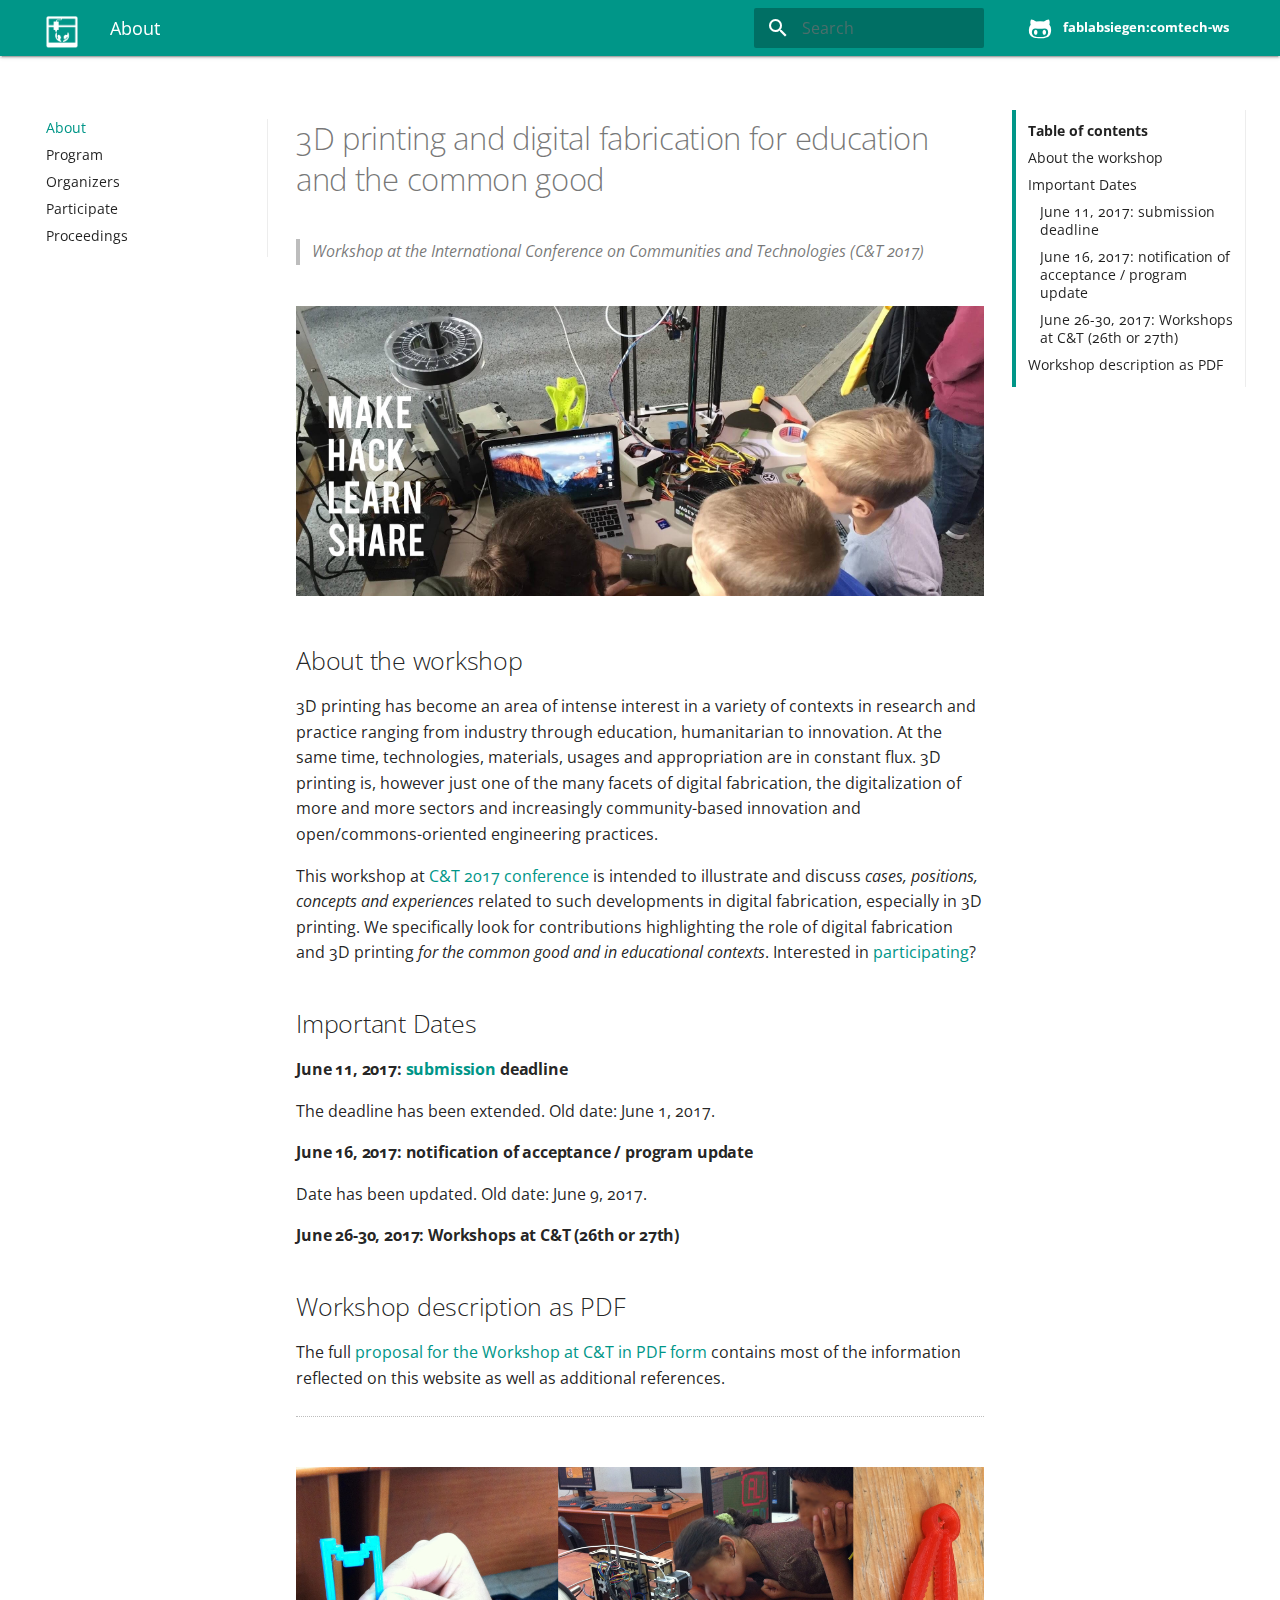
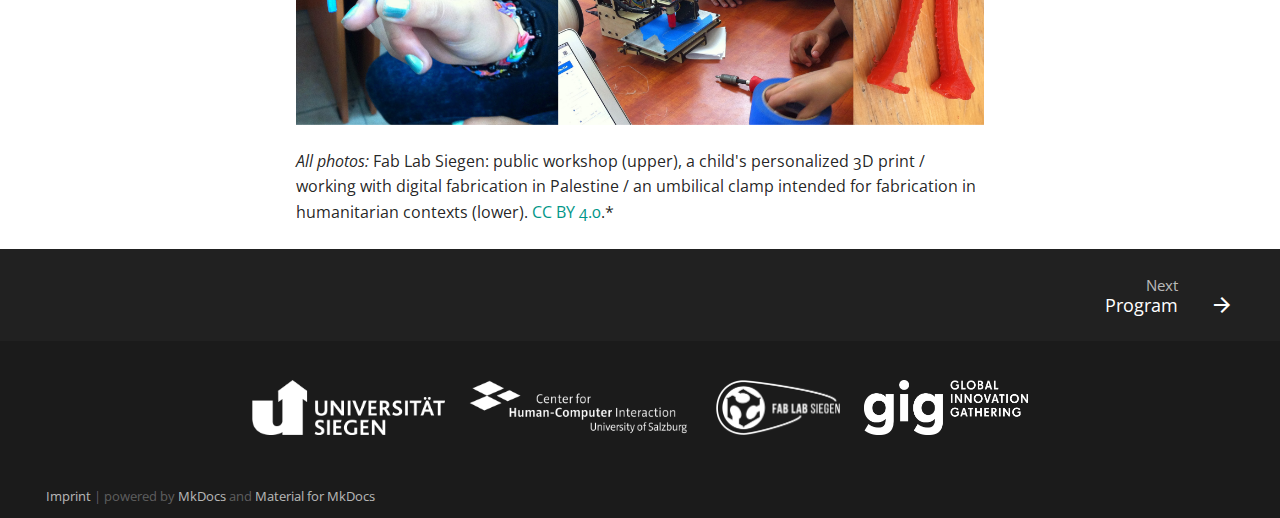
<file: index.html>
<!DOCTYPE html>
<html class="no-js">
  <head>
    
      <meta charset="utf-8">
      <meta name="viewport" content="width=device-width,initial-scale=1">
      
      
      
      
        <link rel="shortcut icon" href="./images/favicon-32x32.png">
      
      <meta name="generator" content="mkdocs-0.16.2, mkdocs-material-1.4.1">
    
    
      
        <title>digital fabrication and the common good workshop</title>
      
    
    
      <script src="./assets/javascripts/modernizr-56ade86843.js"></script>
    
    
      <link rel="stylesheet" href="./assets/stylesheets/application-76741b64bc.css">
      
        <link rel="stylesheet" href="./assets/stylesheets/application-66fa0d9bba.palette.css">
      
    
    
      
        
        
        
        <link rel="stylesheet" href="https://fonts.googleapis.com/css?family=Open Sans:300,400,400i,700|Inconsolata">
        <style>body,input{font-family:"Open Sans","Helvetica Neue",Helvetica,Arial,sans-serif}code,kbd,pre{font-family:"Inconsolata","Courier New",Courier,monospace}</style>
      
      <link rel="stylesheet" href="https://fonts.googleapis.com/icon?family=Material+Icons">
    
    
      <link rel="stylesheet" href="./css/footer.css">
    
    
  </head>
  
  
  
  
    <body data-md-color-primary="teal" data-md-color-accent="orange">
  
    <svg class="md-svg">
      <defs>
        
        
          <svg xmlns="http://www.w3.org/2000/svg" width="416" height="448" viewBox="0 0 416 448" id="github"><path fill="currentColor" d="M160 304q0 10-3.125 20.5t-10.75 19T128 352t-18.125-8.5-10.75-19T96 304t3.125-20.5 10.75-19T128 256t18.125 8.5 10.75 19T160 304zm160 0q0 10-3.125 20.5t-10.75 19T288 352t-18.125-8.5-10.75-19T256 304t3.125-20.5 10.75-19T288 256t18.125 8.5 10.75 19T320 304zm40 0q0-30-17.25-51T296 232q-10.25 0-48.75 5.25Q229.5 240 208 240t-39.25-2.75Q130.75 232 120 232q-29.5 0-46.75 21T56 304q0 22 8 38.375t20.25 25.75 30.5 15 35 7.375 37.25 1.75h42q20.5 0 37.25-1.75t35-7.375 30.5-15 20.25-25.75T360 304zm56-44q0 51.75-15.25 82.75-9.5 19.25-26.375 33.25t-35.25 21.5-42.5 11.875-42.875 5.5T212 416q-19.5 0-35.5-.75t-36.875-3.125-38.125-7.5-34.25-12.875T37 371.5t-21.5-28.75Q0 312 0 260q0-59.25 34-99-6.75-20.5-6.75-42.5 0-29 12.75-54.5 27 0 47.5 9.875t47.25 30.875Q171.5 96 212 96q37 0 70 8 26.25-20.5 46.75-30.25T376 64q12.75 25.5 12.75 54.5 0 21.75-6.75 42 34 40 34 99.5z"/></svg>
        
      </defs>
    </svg>
    <input class="md-toggle" data-md-toggle="drawer" type="checkbox" id="drawer">
    <input class="md-toggle" data-md-toggle="search" type="checkbox" id="search">
    <label class="md-overlay" data-md-component="overlay" for="drawer"></label>
    
      <header class="md-header" data-md-component="header">
  <nav class="md-header-nav md-grid">
    <div class="md-flex">
      <div class="md-flex__cell md-flex__cell--shrink">
        
          <a href="." title="digital fabrication and the common good workshop" class="md-logo md-header-nav__button">
            <img src="./images/logo.png" width="32" height="32">
          </a>
        
      </div>
      <div class="md-flex__cell md-flex__cell--shrink">
        <label class="md-icon md-icon--menu md-header-nav__button" for="drawer"></label>
      </div>
      <div class="md-flex__cell md-flex__cell--stretch">
        <span class="md-flex__ellipsis md-header-nav__title">
          
            
              
            
            About
          
        </span>
      </div>
      <div class="md-flex__cell md-flex__cell--shrink">
        
          <label class="md-icon md-icon--search md-header-nav__button" for="search"></label>
          
<div class="md-search" data-md-component="search">
  <div class="md-search__overlay"></div>
  <div class="md-search__inner">
    <form class="md-search__form" name="search">
      <input type="text" class="md-search__input" name="query" placeholder="Search" accesskey="s" autocapitalize="off" autocorrect="off" autocomplete="off" spellcheck="false" data-md-component="query">
      <label class="md-icon md-search__icon" for="search"></label>
    </form>
    <div class="md-search__output">
      <div class="md-search__scrollwrap" data-md-scrollfix>
        <div class="md-search-result" data-md-component="result">
          <div class="md-search-result__meta" data-md-lang-result-none="No matching documents" data-md-lang-result-one="1 matching document" data-md-lang-result-other="# matching documents">
            Type to start searching
          </div>
          <ol class="md-search-result__list"></ol>
        </div>
      </div>
    </div>
  </div>
</div>
        
      </div>
      <div class="md-flex__cell md-flex__cell--shrink">
        <div class="md-header-nav__source">
          
            


  


  <a href="https://github.com/FabLabSiegen/fab101-2017-comtech-workshop" title="Go to repository" class="md-source" data-md-source="github">
    
      <div class="md-source__icon">
        <svg viewBox="0 0 24 24" width="24" height="24">
          <use xlink:href="#github" width="24" height="24"></use>
        </svg>
      </div>
    
    <div class="md-source__repository">
      fablabsiegen:comtech-ws
    </div>
  </a>

          
        </div>
      </div>
    </div>
  </nav>
</header>
    
    <div class="md-container">
      
      
      <main class="md-main">
        <div class="md-main__inner md-grid" data-md-component="container">
          
            
              <div class="md-sidebar md-sidebar--primary" data-md-component="navigation">
                <div class="md-sidebar__scrollwrap">
                  <div class="md-sidebar__inner">
                    <nav class="md-nav md-nav--primary" data-md-level="0">
  <!--<label class="md-nav__title md-nav__title--site" for="drawer">
    
      <i class="md-logo md-nav__button">
        <img src="./images/logo.png">
      </i>
    
    <!--digital fabrication and the common good workshop -->
	<!--Workshop
  </label>-->
  
    <div class="md-nav__source">
      


  


  <a href="https://github.com/FabLabSiegen/fab101-2017-comtech-workshop" title="Go to repository" class="md-source" data-md-source="github">
    
      <div class="md-source__icon">
        <svg viewBox="0 0 24 24" width="24" height="24">
          <use xlink:href="#github" width="24" height="24"></use>
        </svg>
      </div>
    
    <div class="md-source__repository">
      fablabsiegen:comtech-ws
    </div>
  </a>

    </div>
  
  <ul class="md-nav__list" data-md-scrollfix>
    
		               
			
			
			

  


  <li class="md-nav__item md-nav__item--active">
    
    <input class="md-toggle md-nav__toggle" data-md-toggle="toc" type="checkbox" id="toc">
    
      
    
    
      <label class="md-nav__link md-nav__link--active" for="toc">
        About
      </label>
    
    <a href="." title="About" class="md-nav__link md-nav__link--active">
      About
    </a>
    
      
<nav class="md-nav md-nav--secondary">
  
  
    
  
  
    <label class="md-nav__title" for="toc">Table of contents</label>
    <ul class="md-nav__list" data-md-scrollfix>
      
        <li class="md-nav__item">
  <a href="#about-the-workshop" 
	 title="
			
			About the workshop 
			" 
	 class="md-nav__link">
	 
    
	About the workshop 
	
	
	</a>
  
</li>
      
        <li class="md-nav__item">
  <a href="#important-dates" 
	 title="
			
			Important Dates 
			" 
	 class="md-nav__link">
	 
    
	Important Dates 
	
	
	</a>
  
    <nav class="md-nav">
      <ul class="md-nav__list">
        
          <li class="md-nav__item">
  <a href="#june-11-2017-submission-deadline" 
	 title="
			
			June 11, 2017: submission deadline 
			" 
	 class="md-nav__link">
	 
    
	June 11, 2017: submission deadline 
	
	
	</a>
  
</li>
        
          <li class="md-nav__item">
  <a href="#june-16-2017-notification-of-acceptance-program-update" 
	 title="
			
			June 16, 2017: notification of acceptance / program update 
			" 
	 class="md-nav__link">
	 
    
	June 16, 2017: notification of acceptance / program update 
	
	
	</a>
  
</li>
        
          <li class="md-nav__item">
  <a href="#june-26-30-2017-workshops-at-ct-26th-or-27th" 
	 title="
			
			June 26-30, 2017: Workshops at C&amp;T (26th or 27th) 
			" 
	 class="md-nav__link">
	 
    
	June 26-30, 2017: Workshops at C&amp;T (26th or 27th) 
	
	
	</a>
  
</li>
        
      </ul>
    </nav>
  
</li>
      
        <li class="md-nav__item">
  <a href="#workshop-description-as-pdf" 
	 title="
			
			Workshop description as PDF 
			" 
	 class="md-nav__link">
	 
    
	Workshop description as PDF 
	
	
	</a>
  
</li>
      
      
      
    </ul>
  
</nav>
    
  </li>

		
	
		               
			
			
			


  <li class="md-nav__item">
    <a href="program/" title="Program" class="md-nav__link">
      Program
    </a>
  </li>

		
	
		               
			
			
			


  <li class="md-nav__item">
    <a href="organizers/" title="Organizers" class="md-nav__link">
      Organizers
    </a>
  </li>

		
	
		               
			
			
			


  <li class="md-nav__item">
    <a href="participate/" title="Participate" class="md-nav__link">
      Participate
    </a>
  </li>

		
	
		               
			
			
			


  <li class="md-nav__item">
    <a href="proceedings/" title="Proceedings" class="md-nav__link">
      Proceedings
    </a>
  </li>

		
	
		
	
  </ul>
</nav>
                  </div>
                </div>
              </div>
            
            
              <div class="md-sidebar md-sidebar--secondary" data-md-component="toc">
                <div class="md-sidebar__scrollwrap">
                  <div class="md-sidebar__inner">
                    
<nav class="md-nav md-nav--secondary">
  
  
    
  
  
    <label class="md-nav__title" for="toc">Table of contents</label>
    <ul class="md-nav__list" data-md-scrollfix>
      
        <li class="md-nav__item">
  <a href="#about-the-workshop" 
	 title="
			
			About the workshop 
			" 
	 class="md-nav__link">
	 
    
	About the workshop 
	
	
	</a>
  
</li>
      
        <li class="md-nav__item">
  <a href="#important-dates" 
	 title="
			
			Important Dates 
			" 
	 class="md-nav__link">
	 
    
	Important Dates 
	
	
	</a>
  
    <nav class="md-nav">
      <ul class="md-nav__list">
        
          <li class="md-nav__item">
  <a href="#june-11-2017-submission-deadline" 
	 title="
			
			June 11, 2017: submission deadline 
			" 
	 class="md-nav__link">
	 
    
	June 11, 2017: submission deadline 
	
	
	</a>
  
</li>
        
          <li class="md-nav__item">
  <a href="#june-16-2017-notification-of-acceptance-program-update" 
	 title="
			
			June 16, 2017: notification of acceptance / program update 
			" 
	 class="md-nav__link">
	 
    
	June 16, 2017: notification of acceptance / program update 
	
	
	</a>
  
</li>
        
          <li class="md-nav__item">
  <a href="#june-26-30-2017-workshops-at-ct-26th-or-27th" 
	 title="
			
			June 26-30, 2017: Workshops at C&amp;T (26th or 27th) 
			" 
	 class="md-nav__link">
	 
    
	June 26-30, 2017: Workshops at C&amp;T (26th or 27th) 
	
	
	</a>
  
</li>
        
      </ul>
    </nav>
  
</li>
      
        <li class="md-nav__item">
  <a href="#workshop-description-as-pdf" 
	 title="
			
			Workshop description as PDF 
			" 
	 class="md-nav__link">
	 
    
	Workshop description as PDF 
	
	
	</a>
  
</li>
      
      
      
    </ul>
  
</nav>
                  </div>
                </div>
              </div>
            
          
          <div class="md-content">
            <article class="md-content__inner md-typeset">
              
                
                
                <h1 id="3d-printing-and-digital-fabrication-for-education-and-the-common-good">3D printing and digital fabrication for education and the common good<a class="headerlink" href="#3d-printing-and-digital-fabrication-for-education-and-the-common-good" title="Permanent link">&para;</a></h1>
<blockquote>
<p><em>Workshop at the International Conference on Communities and Technologies (C&amp;T 2017)</em></p>
</blockquote>
<p></br>
<img alt="3D printing workshop" src="./images/3dp-1.jpg" /></p>
<h2 id="about-the-workshop">About the workshop<a class="headerlink" href="#about-the-workshop" title="Permanent link">&para;</a></h2>
<p>3D printing has become an area of intense interest in a variety of contexts in research and practice ranging from industry through education, humanitarian to innovation. At the same time, technologies, materials, usages and appropriation are in constant flux. 3D printing is, however just one of the many facets of digital fabrication, the digitalization of more and more sectors and increasingly community-based innovation and open/commons-oriented engineering practices.</p>
<p>This workshop at <a href="http://comtech.community/">C&amp;T 2017 conference</a> is intended to illustrate and discuss <em>cases, positions, concepts and experiences</em> related to such developments in digital fabrication, especially in 3D printing. We specifically look for contributions highlighting the role of digital fabrication and 3D printing <em>for the common good and in educational contexts</em>. Interested in <a href="./participate">participating</a>?</p>
<h2 id="important-dates">Important Dates<a class="headerlink" href="#important-dates" title="Permanent link">&para;</a></h2>
<h4 id="june-11-2017-submission-deadline">June 11, 2017: <a href="./participate">submission</a> deadline<a class="headerlink" href="#june-11-2017-submission-deadline" title="Permanent link">&para;</a></h4>
<p>The deadline has been extended. Old date: June 1, 2017.</p>
<h4 id="june-16-2017-notification-of-acceptance-program-update">June 16, 2017: notification of acceptance / program update<a class="headerlink" href="#june-16-2017-notification-of-acceptance-program-update" title="Permanent link">&para;</a></h4>
<p>Date has been updated. Old date: June 9, 2017.</p>
<h4 id="june-26-30-2017-workshops-at-ct-26th-or-27th">June 26-30, 2017: Workshops at C&amp;T (26th or 27th)<a class="headerlink" href="#june-26-30-2017-workshops-at-ct-26th-or-27th" title="Permanent link">&para;</a></h4>
<h2 id="workshop-description-as-pdf">Workshop description as PDF<a class="headerlink" href="#workshop-description-as-pdf" title="Permanent link">&para;</a></h2>
<p>The full <a href="./images/2017_ws3dp_ct_proposal.pdf">proposal for the Workshop at C&amp;T in PDF form</a> contains most of the information reflected on this website as well as additional references.</p>
<hr />
<p></br>
<img alt="3D printing workshop" src="./images/3dp-examples.jpg" /></p>
<p><em>All photos:</em> Fab Lab Siegen: public workshop (upper), a child's personalized 3D print / working with digital fabrication in Palestine / an umbilical clamp intended for fabrication in humanitarian contexts (lower). <a href="https://creativecommons.org/licenses/by/4.0/">CC BY 4.0</a>.*</p>
                
                  
                
              
              
                
              
            </article>
          </div>
        </div>
      </main>
      
        
<footer class="md-footer">
  
    <div class="md-footer-nav">
      <nav class="md-footer-nav__inner md-grid">
        
        
          <a href="program/" title="Program" class="md-flex md-footer-nav__link md-footer-nav__link--next" rel="next">
            <div class="md-flex__cell md-flex__cell--stretch md-footer-nav__title">
              <span class="md-flex__ellipsis">
                <span class="md-footer-nav__direction">
                  Next
                </span>
                Program
              </span>
            </div>
            <div class="md-flex__cell md-flex__cell--shrink">
              <i class="md-icon md-icon--arrow-forward md-footer-nav__button"></i>
            </div>
          </a>
        
      </nav>
    </div>
  
  <div class="md-footer-meta md-typeset">
    <div class="md-footer-meta__inner md-grid">

      <div class="footer-logos">
            <a href="http://www.uni-siegen.de/">
            <img border="0" alt="Universität Siegen" src="./images/usi.png">
          </a>
          <a href="https://hci.sbg.ac.at/">
          <img border="0" alt="Center for HCI at University of Salzburg" src="./images/hci-salzburg.png">
        </a>
          <a href="http://fablab-siegen.de/">
            <img border="0" alt="FabLab Siegen" src="./images/fablab_logo.png">
          </a>
          <a href="http://globalinnovationgathering.com/">
            <img border="0" alt="Global Innovation Gathering" src="./images/gig.png">
          </a>

        </div>

      <div class="md-footer-copyright">
        
        <a href="./imprint/" title="Imprint">
                  Imprint</a>  |  powered by
        <a href="http://www.mkdocs.org" title="MkDocs">MkDocs</a>
        and
        <a href="http://squidfunk.github.io/mkdocs-material/" title="Material for MkDocs">
          Material for MkDocs</a>
      </div>

      
        
      
    </div>

  </div>
</footer>
      
    </div>
    
      <script src="./assets/javascripts/application-3964c0cb56.js"></script>
      <script>app.initialize({url:{base:"."}})</script>
      
    
    
      
    
  </body>
</html>
</file>
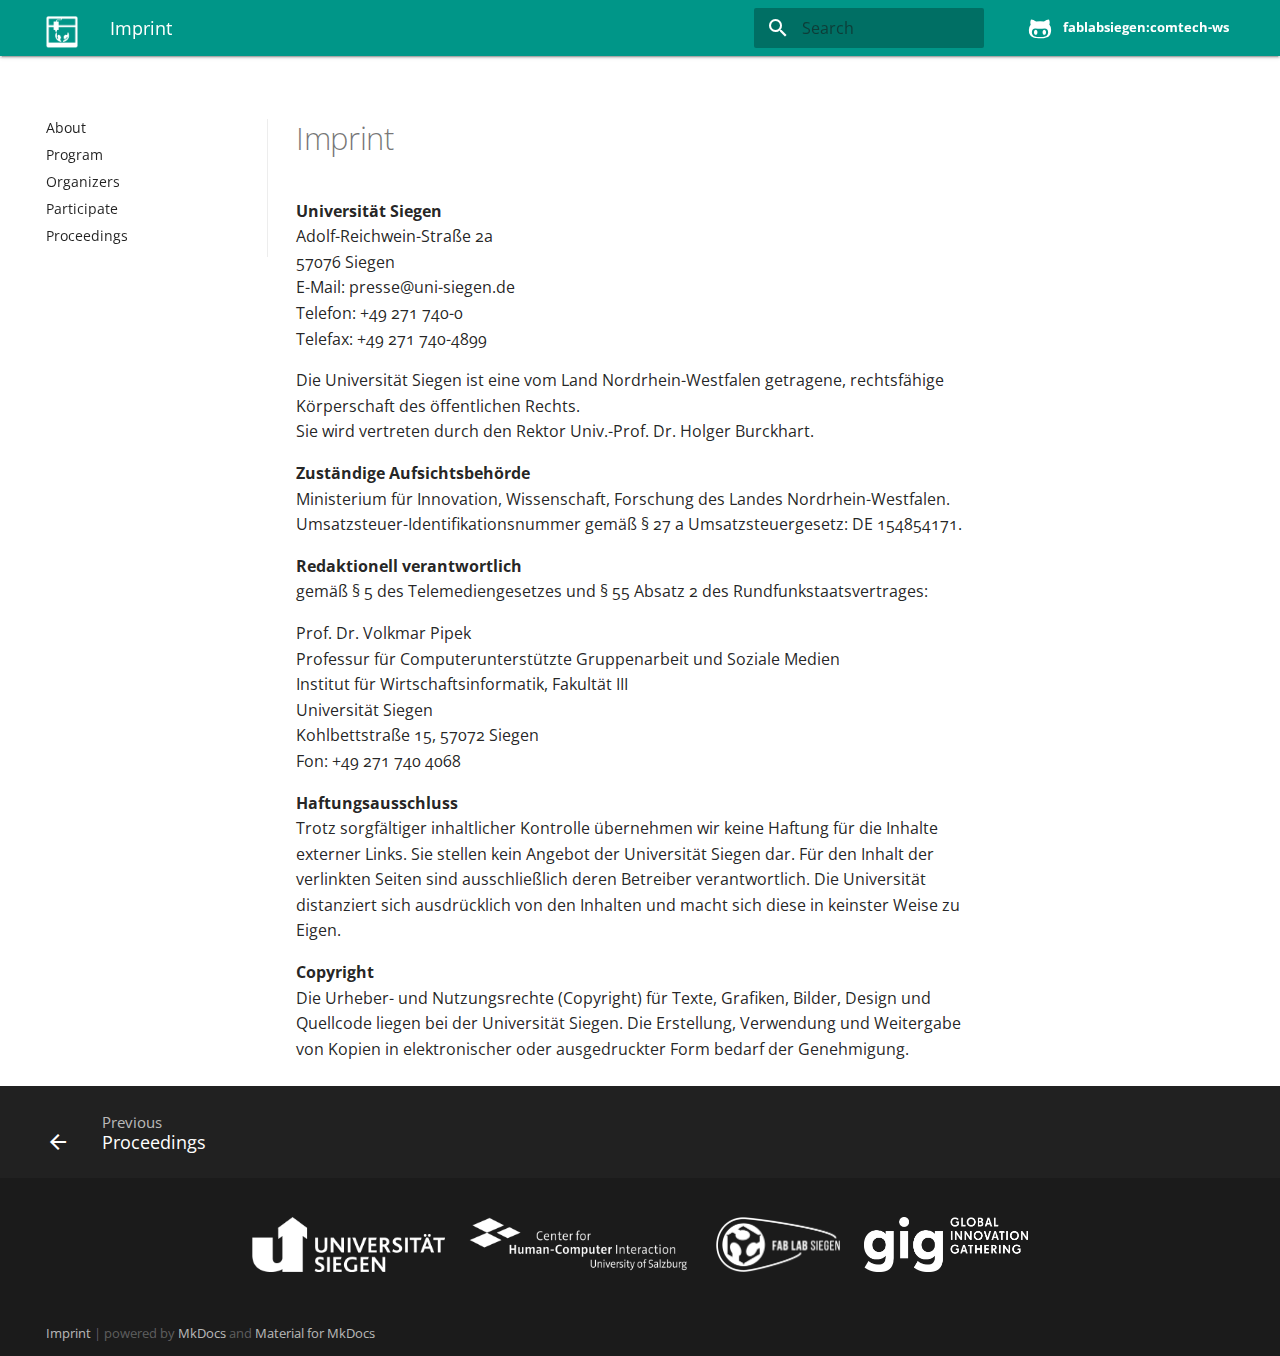
<file: imprint/index.html>
<!DOCTYPE html>
<html class="no-js">
  <head>
    
      <meta charset="utf-8">
      <meta name="viewport" content="width=device-width,initial-scale=1">
      
      
      
      
        <link rel="shortcut icon" href="../images/favicon-32x32.png">
      
      <meta name="generator" content="mkdocs-0.16.2, mkdocs-material-1.4.1">
    
    
      
        <title>Imprint - digital fabrication and the common good workshop</title>
      
    
    
      <script src="../assets/javascripts/modernizr-56ade86843.js"></script>
    
    
      <link rel="stylesheet" href="../assets/stylesheets/application-76741b64bc.css">
      
        <link rel="stylesheet" href="../assets/stylesheets/application-66fa0d9bba.palette.css">
      
    
    
      
        
        
        
        <link rel="stylesheet" href="https://fonts.googleapis.com/css?family=Open Sans:300,400,400i,700|Inconsolata">
        <style>body,input{font-family:"Open Sans","Helvetica Neue",Helvetica,Arial,sans-serif}code,kbd,pre{font-family:"Inconsolata","Courier New",Courier,monospace}</style>
      
      <link rel="stylesheet" href="https://fonts.googleapis.com/icon?family=Material+Icons">
    
    
      <link rel="stylesheet" href="../css/footer.css">
    
    
  </head>
  
  
  
  
    <body data-md-color-primary="teal" data-md-color-accent="orange">
  
    <svg class="md-svg">
      <defs>
        
        
          <svg xmlns="http://www.w3.org/2000/svg" width="416" height="448" viewBox="0 0 416 448" id="github"><path fill="currentColor" d="M160 304q0 10-3.125 20.5t-10.75 19T128 352t-18.125-8.5-10.75-19T96 304t3.125-20.5 10.75-19T128 256t18.125 8.5 10.75 19T160 304zm160 0q0 10-3.125 20.5t-10.75 19T288 352t-18.125-8.5-10.75-19T256 304t3.125-20.5 10.75-19T288 256t18.125 8.5 10.75 19T320 304zm40 0q0-30-17.25-51T296 232q-10.25 0-48.75 5.25Q229.5 240 208 240t-39.25-2.75Q130.75 232 120 232q-29.5 0-46.75 21T56 304q0 22 8 38.375t20.25 25.75 30.5 15 35 7.375 37.25 1.75h42q20.5 0 37.25-1.75t35-7.375 30.5-15 20.25-25.75T360 304zm56-44q0 51.75-15.25 82.75-9.5 19.25-26.375 33.25t-35.25 21.5-42.5 11.875-42.875 5.5T212 416q-19.5 0-35.5-.75t-36.875-3.125-38.125-7.5-34.25-12.875T37 371.5t-21.5-28.75Q0 312 0 260q0-59.25 34-99-6.75-20.5-6.75-42.5 0-29 12.75-54.5 27 0 47.5 9.875t47.25 30.875Q171.5 96 212 96q37 0 70 8 26.25-20.5 46.75-30.25T376 64q12.75 25.5 12.75 54.5 0 21.75-6.75 42 34 40 34 99.5z"/></svg>
        
      </defs>
    </svg>
    <input class="md-toggle" data-md-toggle="drawer" type="checkbox" id="drawer">
    <input class="md-toggle" data-md-toggle="search" type="checkbox" id="search">
    <label class="md-overlay" data-md-component="overlay" for="drawer"></label>
    
      <header class="md-header" data-md-component="header">
  <nav class="md-header-nav md-grid">
    <div class="md-flex">
      <div class="md-flex__cell md-flex__cell--shrink">
        
          <a href=".." title="digital fabrication and the common good workshop" class="md-logo md-header-nav__button">
            <img src="../images/logo.png" width="32" height="32">
          </a>
        
      </div>
      <div class="md-flex__cell md-flex__cell--shrink">
        <label class="md-icon md-icon--menu md-header-nav__button" for="drawer"></label>
      </div>
      <div class="md-flex__cell md-flex__cell--stretch">
        <span class="md-flex__ellipsis md-header-nav__title">
          
            
              
            
            Imprint
          
        </span>
      </div>
      <div class="md-flex__cell md-flex__cell--shrink">
        
          <label class="md-icon md-icon--search md-header-nav__button" for="search"></label>
          
<div class="md-search" data-md-component="search">
  <div class="md-search__overlay"></div>
  <div class="md-search__inner">
    <form class="md-search__form" name="search">
      <input type="text" class="md-search__input" name="query" placeholder="Search" accesskey="s" autocapitalize="off" autocorrect="off" autocomplete="off" spellcheck="false" data-md-component="query">
      <label class="md-icon md-search__icon" for="search"></label>
    </form>
    <div class="md-search__output">
      <div class="md-search__scrollwrap" data-md-scrollfix>
        <div class="md-search-result" data-md-component="result">
          <div class="md-search-result__meta" data-md-lang-result-none="No matching documents" data-md-lang-result-one="1 matching document" data-md-lang-result-other="# matching documents">
            Type to start searching
          </div>
          <ol class="md-search-result__list"></ol>
        </div>
      </div>
    </div>
  </div>
</div>
        
      </div>
      <div class="md-flex__cell md-flex__cell--shrink">
        <div class="md-header-nav__source">
          
            


  


  <a href="https://github.com/FabLabSiegen/fab101-2017-comtech-workshop" title="Go to repository" class="md-source" data-md-source="github">
    
      <div class="md-source__icon">
        <svg viewBox="0 0 24 24" width="24" height="24">
          <use xlink:href="#github" width="24" height="24"></use>
        </svg>
      </div>
    
    <div class="md-source__repository">
      fablabsiegen:comtech-ws
    </div>
  </a>

          
        </div>
      </div>
    </div>
  </nav>
</header>
    
    <div class="md-container">
      
      
      <main class="md-main">
        <div class="md-main__inner md-grid" data-md-component="container">
          
            
              <div class="md-sidebar md-sidebar--primary" data-md-component="navigation">
                <div class="md-sidebar__scrollwrap">
                  <div class="md-sidebar__inner">
                    <nav class="md-nav md-nav--primary" data-md-level="0">
  <!--<label class="md-nav__title md-nav__title--site" for="drawer">
    
      <i class="md-logo md-nav__button">
        <img src="../images/logo.png">
      </i>
    
    <!--digital fabrication and the common good workshop -->
	<!--Workshop
  </label>-->
  
    <div class="md-nav__source">
      


  


  <a href="https://github.com/FabLabSiegen/fab101-2017-comtech-workshop" title="Go to repository" class="md-source" data-md-source="github">
    
      <div class="md-source__icon">
        <svg viewBox="0 0 24 24" width="24" height="24">
          <use xlink:href="#github" width="24" height="24"></use>
        </svg>
      </div>
    
    <div class="md-source__repository">
      fablabsiegen:comtech-ws
    </div>
  </a>

    </div>
  
  <ul class="md-nav__list" data-md-scrollfix>
    
		               
			
			
			


  <li class="md-nav__item">
    <a href=".." title="About" class="md-nav__link">
      About
    </a>
  </li>

		
	
		               
			
			
			


  <li class="md-nav__item">
    <a href="../program/" title="Program" class="md-nav__link">
      Program
    </a>
  </li>

		
	
		               
			
			
			


  <li class="md-nav__item">
    <a href="../organizers/" title="Organizers" class="md-nav__link">
      Organizers
    </a>
  </li>

		
	
		               
			
			
			


  <li class="md-nav__item">
    <a href="../participate/" title="Participate" class="md-nav__link">
      Participate
    </a>
  </li>

		
	
		               
			
			
			


  <li class="md-nav__item">
    <a href="../proceedings/" title="Proceedings" class="md-nav__link">
      Proceedings
    </a>
  </li>

		
	
		
	
  </ul>
</nav>
                  </div>
                </div>
              </div>
            
            
              <div class="md-sidebar md-sidebar--secondary" data-md-component="toc">
                <div class="md-sidebar__scrollwrap">
                  <div class="md-sidebar__inner">
                    
<nav class="md-nav md-nav--secondary">
  
  
    
  
  
</nav>
                  </div>
                </div>
              </div>
            
          
          <div class="md-content">
            <article class="md-content__inner md-typeset">
              
                
                
                <h1 id="imprint">Imprint<a class="headerlink" href="#imprint" title="Permanent link">&para;</a></h1>
<p><strong>Universität Siegen</strong><br />
Adolf-Reichwein-Straße 2a<br />
57076 Siegen<br />
E-Mail: presse@uni-siegen.de<br />
Telefon: +49 271 740-0<br />
Telefax: +49 271 740-4899</p>
<p>Die Universität Siegen ist eine vom Land Nordrhein-Westfalen getragene, rechtsfähige Körperschaft des öffentlichen Rechts.<br />
Sie wird vertreten durch den Rektor Univ.-Prof. Dr. Holger Burckhart.</p>
<p><strong>Zuständige Aufsichtsbehörde</strong><br />
Ministerium für Innovation, Wissenschaft, Forschung des Landes Nordrhein-Westfalen.<br />
Umsatzsteuer-Identifikationsnummer gemäß § 27 a Umsatzsteuergesetz: DE 154854171. </p>
<p><strong>Redaktionell verantwortlich</strong><br />
gemäß § 5 des Telemediengesetzes und § 55 Absatz 2 des Rundfunkstaatsvertrages:  </p>
<p>Prof. Dr. Volkmar Pipek<br />
Professur für Computerunterstützte Gruppenarbeit und Soziale Medien<br />
Institut für Wirtschaftsinformatik, Fakultät III<br />
Universität Siegen<br />
Kohlbettstraße 15, 57072 Siegen<br />
Fon: +49 271 740 4068 </p>
<p><strong>Haftungsausschluss</strong><br />
Trotz sorgfältiger inhaltlicher Kontrolle übernehmen wir keine Haftung für die Inhalte externer Links. Sie stellen kein Angebot der Universität Siegen dar. Für den Inhalt der verlinkten Seiten sind ausschließlich deren Betreiber verantwortlich. Die Universität distanziert sich ausdrücklich von den Inhalten und macht sich diese in keinster Weise zu Eigen.</p>
<p><strong>Copyright</strong><br />
Die Urheber- und Nutzungsrechte (Copyright) für Texte, Grafiken, Bilder, Design und Quellcode liegen bei der Universität Siegen. Die Erstellung, Verwendung und Weitergabe von Kopien in elektronischer oder ausgedruckter Form bedarf der Genehmigung.</p>
                
                  
                
              
              
                
              
            </article>
          </div>
        </div>
      </main>
      
        
<footer class="md-footer">
  
    <div class="md-footer-nav">
      <nav class="md-footer-nav__inner md-grid">
        
          <a href="../proceedings/" title="Proceedings" class="md-flex md-footer-nav__link md-footer-nav__link--prev" rel="prev">
            <div class="md-flex__cell md-flex__cell--shrink">
              <i class="md-icon md-icon--arrow-back md-footer-nav__button"></i>
            </div>
            <div class="md-flex__cell md-flex__cell--stretch md-footer-nav__title">
              <span class="md-flex__ellipsis">
                <span class="md-footer-nav__direction">
                  Previous
                </span>
                Proceedings
              </span>
            </div>
          </a>
        
        
      </nav>
    </div>
  
  <div class="md-footer-meta md-typeset">
    <div class="md-footer-meta__inner md-grid">

      <div class="footer-logos">
            <a href="http://www.uni-siegen.de/">
            <img border="0" alt="Universität Siegen" src="../images/usi.png">
          </a>
          <a href="https://hci.sbg.ac.at/">
          <img border="0" alt="Center for HCI at University of Salzburg" src="../images/hci-salzburg.png">
        </a>
          <a href="http://fablab-siegen.de/">
            <img border="0" alt="FabLab Siegen" src="../images/fablab_logo.png">
          </a>
          <a href="http://globalinnovationgathering.com/">
            <img border="0" alt="Global Innovation Gathering" src="../images/gig.png">
          </a>

        </div>

      <div class="md-footer-copyright">
        
        <a href="../imprint/" title="Imprint">
                  Imprint</a>  |  powered by
        <a href="http://www.mkdocs.org" title="MkDocs">MkDocs</a>
        and
        <a href="http://squidfunk.github.io/mkdocs-material/" title="Material for MkDocs">
          Material for MkDocs</a>
      </div>

      
        
      
    </div>

  </div>
</footer>
      
    </div>
    
      <script src="../assets/javascripts/application-3964c0cb56.js"></script>
      <script>app.initialize({url:{base:".."}})</script>
      
    
    
      
    
  </body>
</html>
</file>
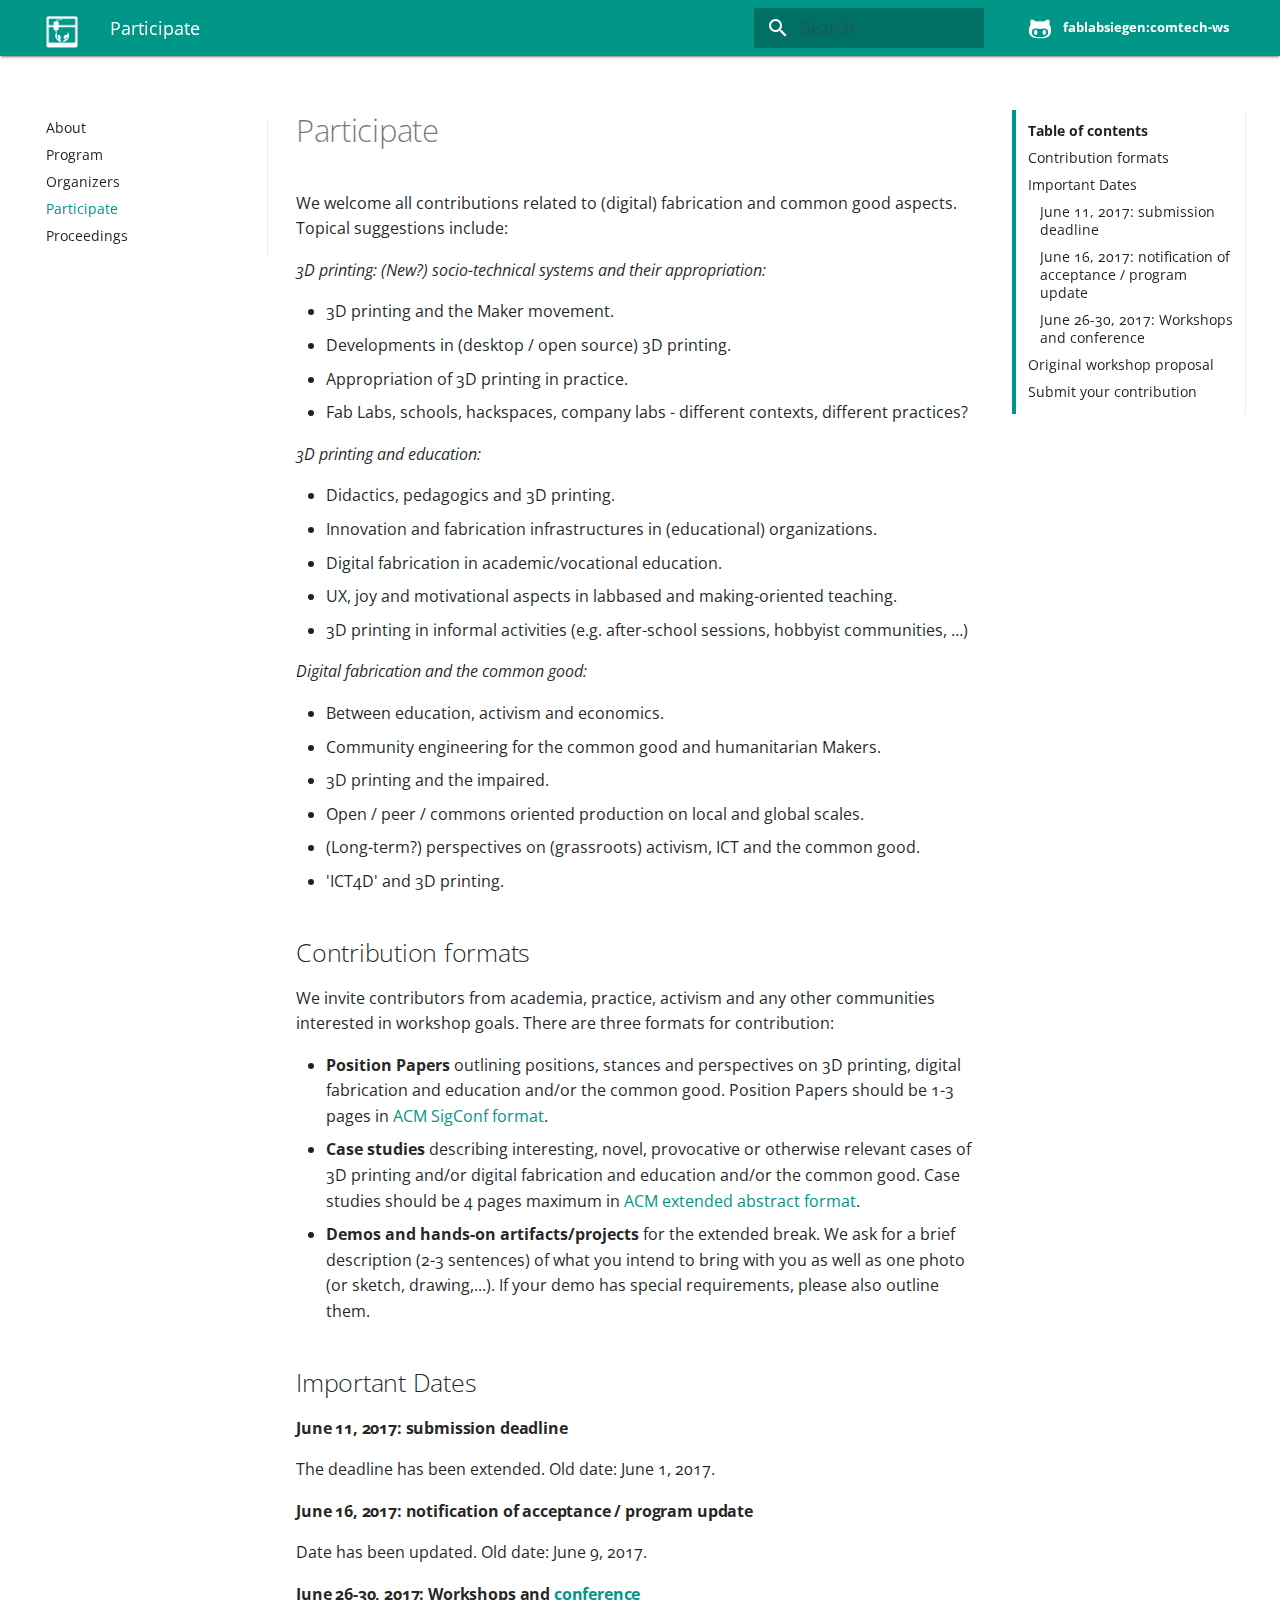
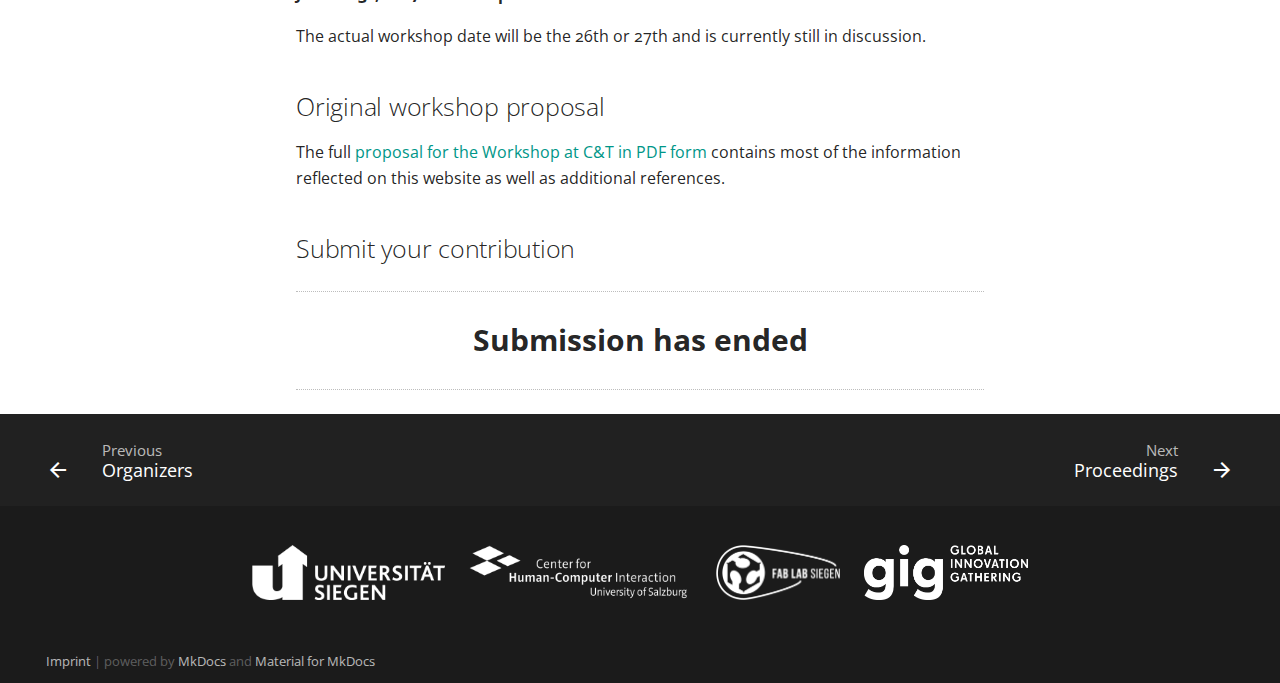
<file: participate/index.html>
<!DOCTYPE html>
<html class="no-js">
  <head>
    
      <meta charset="utf-8">
      <meta name="viewport" content="width=device-width,initial-scale=1">
      
      
      
      
        <link rel="shortcut icon" href="../images/favicon-32x32.png">
      
      <meta name="generator" content="mkdocs-0.16.2, mkdocs-material-1.4.1">
    
    
      
        <title>Participate - digital fabrication and the common good workshop</title>
      
    
    
      <script src="../assets/javascripts/modernizr-56ade86843.js"></script>
    
    
      <link rel="stylesheet" href="../assets/stylesheets/application-76741b64bc.css">
      
        <link rel="stylesheet" href="../assets/stylesheets/application-66fa0d9bba.palette.css">
      
    
    
      
        
        
        
        <link rel="stylesheet" href="https://fonts.googleapis.com/css?family=Open Sans:300,400,400i,700|Inconsolata">
        <style>body,input{font-family:"Open Sans","Helvetica Neue",Helvetica,Arial,sans-serif}code,kbd,pre{font-family:"Inconsolata","Courier New",Courier,monospace}</style>
      
      <link rel="stylesheet" href="https://fonts.googleapis.com/icon?family=Material+Icons">
    
    
      <link rel="stylesheet" href="../css/footer.css">
    
    
  </head>
  
  
  
  
    <body data-md-color-primary="teal" data-md-color-accent="orange">
  
    <svg class="md-svg">
      <defs>
        
        
          <svg xmlns="http://www.w3.org/2000/svg" width="416" height="448" viewBox="0 0 416 448" id="github"><path fill="currentColor" d="M160 304q0 10-3.125 20.5t-10.75 19T128 352t-18.125-8.5-10.75-19T96 304t3.125-20.5 10.75-19T128 256t18.125 8.5 10.75 19T160 304zm160 0q0 10-3.125 20.5t-10.75 19T288 352t-18.125-8.5-10.75-19T256 304t3.125-20.5 10.75-19T288 256t18.125 8.5 10.75 19T320 304zm40 0q0-30-17.25-51T296 232q-10.25 0-48.75 5.25Q229.5 240 208 240t-39.25-2.75Q130.75 232 120 232q-29.5 0-46.75 21T56 304q0 22 8 38.375t20.25 25.75 30.5 15 35 7.375 37.25 1.75h42q20.5 0 37.25-1.75t35-7.375 30.5-15 20.25-25.75T360 304zm56-44q0 51.75-15.25 82.75-9.5 19.25-26.375 33.25t-35.25 21.5-42.5 11.875-42.875 5.5T212 416q-19.5 0-35.5-.75t-36.875-3.125-38.125-7.5-34.25-12.875T37 371.5t-21.5-28.75Q0 312 0 260q0-59.25 34-99-6.75-20.5-6.75-42.5 0-29 12.75-54.5 27 0 47.5 9.875t47.25 30.875Q171.5 96 212 96q37 0 70 8 26.25-20.5 46.75-30.25T376 64q12.75 25.5 12.75 54.5 0 21.75-6.75 42 34 40 34 99.5z"/></svg>
        
      </defs>
    </svg>
    <input class="md-toggle" data-md-toggle="drawer" type="checkbox" id="drawer">
    <input class="md-toggle" data-md-toggle="search" type="checkbox" id="search">
    <label class="md-overlay" data-md-component="overlay" for="drawer"></label>
    
      <header class="md-header" data-md-component="header">
  <nav class="md-header-nav md-grid">
    <div class="md-flex">
      <div class="md-flex__cell md-flex__cell--shrink">
        
          <a href=".." title="digital fabrication and the common good workshop" class="md-logo md-header-nav__button">
            <img src="../images/logo.png" width="32" height="32">
          </a>
        
      </div>
      <div class="md-flex__cell md-flex__cell--shrink">
        <label class="md-icon md-icon--menu md-header-nav__button" for="drawer"></label>
      </div>
      <div class="md-flex__cell md-flex__cell--stretch">
        <span class="md-flex__ellipsis md-header-nav__title">
          
            
              
            
            Participate
          
        </span>
      </div>
      <div class="md-flex__cell md-flex__cell--shrink">
        
          <label class="md-icon md-icon--search md-header-nav__button" for="search"></label>
          
<div class="md-search" data-md-component="search">
  <div class="md-search__overlay"></div>
  <div class="md-search__inner">
    <form class="md-search__form" name="search">
      <input type="text" class="md-search__input" name="query" placeholder="Search" accesskey="s" autocapitalize="off" autocorrect="off" autocomplete="off" spellcheck="false" data-md-component="query">
      <label class="md-icon md-search__icon" for="search"></label>
    </form>
    <div class="md-search__output">
      <div class="md-search__scrollwrap" data-md-scrollfix>
        <div class="md-search-result" data-md-component="result">
          <div class="md-search-result__meta" data-md-lang-result-none="No matching documents" data-md-lang-result-one="1 matching document" data-md-lang-result-other="# matching documents">
            Type to start searching
          </div>
          <ol class="md-search-result__list"></ol>
        </div>
      </div>
    </div>
  </div>
</div>
        
      </div>
      <div class="md-flex__cell md-flex__cell--shrink">
        <div class="md-header-nav__source">
          
            


  


  <a href="https://github.com/FabLabSiegen/fab101-2017-comtech-workshop" title="Go to repository" class="md-source" data-md-source="github">
    
      <div class="md-source__icon">
        <svg viewBox="0 0 24 24" width="24" height="24">
          <use xlink:href="#github" width="24" height="24"></use>
        </svg>
      </div>
    
    <div class="md-source__repository">
      fablabsiegen:comtech-ws
    </div>
  </a>

          
        </div>
      </div>
    </div>
  </nav>
</header>
    
    <div class="md-container">
      
      
      <main class="md-main">
        <div class="md-main__inner md-grid" data-md-component="container">
          
            
              <div class="md-sidebar md-sidebar--primary" data-md-component="navigation">
                <div class="md-sidebar__scrollwrap">
                  <div class="md-sidebar__inner">
                    <nav class="md-nav md-nav--primary" data-md-level="0">
  <!--<label class="md-nav__title md-nav__title--site" for="drawer">
    
      <i class="md-logo md-nav__button">
        <img src="../images/logo.png">
      </i>
    
    <!--digital fabrication and the common good workshop -->
	<!--Workshop
  </label>-->
  
    <div class="md-nav__source">
      


  


  <a href="https://github.com/FabLabSiegen/fab101-2017-comtech-workshop" title="Go to repository" class="md-source" data-md-source="github">
    
      <div class="md-source__icon">
        <svg viewBox="0 0 24 24" width="24" height="24">
          <use xlink:href="#github" width="24" height="24"></use>
        </svg>
      </div>
    
    <div class="md-source__repository">
      fablabsiegen:comtech-ws
    </div>
  </a>

    </div>
  
  <ul class="md-nav__list" data-md-scrollfix>
    
		               
			
			
			


  <li class="md-nav__item">
    <a href=".." title="About" class="md-nav__link">
      About
    </a>
  </li>

		
	
		               
			
			
			


  <li class="md-nav__item">
    <a href="../program/" title="Program" class="md-nav__link">
      Program
    </a>
  </li>

		
	
		               
			
			
			


  <li class="md-nav__item">
    <a href="../organizers/" title="Organizers" class="md-nav__link">
      Organizers
    </a>
  </li>

		
	
		               
			
			
			

  


  <li class="md-nav__item md-nav__item--active">
    
    <input class="md-toggle md-nav__toggle" data-md-toggle="toc" type="checkbox" id="toc">
    
    
      <label class="md-nav__link md-nav__link--active" for="toc">
        Participate
      </label>
    
    <a href="./" title="Participate" class="md-nav__link md-nav__link--active">
      Participate
    </a>
    
      
<nav class="md-nav md-nav--secondary">
  
  
  
    <label class="md-nav__title" for="toc">Table of contents</label>
    <ul class="md-nav__list" data-md-scrollfix>
      
        <li class="md-nav__item">
  <a href="#contribution-formats" 
	 title="
			
			Contribution formats 
			" 
	 class="md-nav__link">
	 
    
	Contribution formats 
	
	
	</a>
  
</li>
      
        <li class="md-nav__item">
  <a href="#important-dates" 
	 title="
			
			Important Dates 
			" 
	 class="md-nav__link">
	 
    
	Important Dates 
	
	
	</a>
  
    <nav class="md-nav">
      <ul class="md-nav__list">
        
          <li class="md-nav__item">
  <a href="#june-11-2017-submission-deadline" 
	 title="
			
			June 11, 2017: submission deadline 
			" 
	 class="md-nav__link">
	 
    
	June 11, 2017: submission deadline 
	
	
	</a>
  
</li>
        
          <li class="md-nav__item">
  <a href="#june-16-2017-notification-of-acceptance-program-update" 
	 title="
			
			June 16, 2017: notification of acceptance / program update 
			" 
	 class="md-nav__link">
	 
    
	June 16, 2017: notification of acceptance / program update 
	
	
	</a>
  
</li>
        
          <li class="md-nav__item">
  <a href="#june-26-30-2017-workshops-and-conference" 
	 title="
			
			June 26-30, 2017: Workshops and conference 
			" 
	 class="md-nav__link">
	 
    
	June 26-30, 2017: Workshops and conference 
	
	
	</a>
  
</li>
        
      </ul>
    </nav>
  
</li>
      
        <li class="md-nav__item">
  <a href="#original-workshop-proposal" 
	 title="
			
			Original workshop proposal 
			" 
	 class="md-nav__link">
	 
    
	Original workshop proposal 
	
	
	</a>
  
</li>
      
        <li class="md-nav__item">
  <a href="#submit-your-contribution" 
	 title="
			
			Submit your contribution 
			" 
	 class="md-nav__link">
	 
    
	Submit your contribution 
	
	
	</a>
  
</li>
      
      
      
    </ul>
  
</nav>
    
  </li>

		
	
		               
			
			
			


  <li class="md-nav__item">
    <a href="../proceedings/" title="Proceedings" class="md-nav__link">
      Proceedings
    </a>
  </li>

		
	
		
	
  </ul>
</nav>
                  </div>
                </div>
              </div>
            
            
              <div class="md-sidebar md-sidebar--secondary" data-md-component="toc">
                <div class="md-sidebar__scrollwrap">
                  <div class="md-sidebar__inner">
                    
<nav class="md-nav md-nav--secondary">
  
  
  
    <label class="md-nav__title" for="toc">Table of contents</label>
    <ul class="md-nav__list" data-md-scrollfix>
      
        <li class="md-nav__item">
  <a href="#contribution-formats" 
	 title="
			
			Contribution formats 
			" 
	 class="md-nav__link">
	 
    
	Contribution formats 
	
	
	</a>
  
</li>
      
        <li class="md-nav__item">
  <a href="#important-dates" 
	 title="
			
			Important Dates 
			" 
	 class="md-nav__link">
	 
    
	Important Dates 
	
	
	</a>
  
    <nav class="md-nav">
      <ul class="md-nav__list">
        
          <li class="md-nav__item">
  <a href="#june-11-2017-submission-deadline" 
	 title="
			
			June 11, 2017: submission deadline 
			" 
	 class="md-nav__link">
	 
    
	June 11, 2017: submission deadline 
	
	
	</a>
  
</li>
        
          <li class="md-nav__item">
  <a href="#june-16-2017-notification-of-acceptance-program-update" 
	 title="
			
			June 16, 2017: notification of acceptance / program update 
			" 
	 class="md-nav__link">
	 
    
	June 16, 2017: notification of acceptance / program update 
	
	
	</a>
  
</li>
        
          <li class="md-nav__item">
  <a href="#june-26-30-2017-workshops-and-conference" 
	 title="
			
			June 26-30, 2017: Workshops and conference 
			" 
	 class="md-nav__link">
	 
    
	June 26-30, 2017: Workshops and conference 
	
	
	</a>
  
</li>
        
      </ul>
    </nav>
  
</li>
      
        <li class="md-nav__item">
  <a href="#original-workshop-proposal" 
	 title="
			
			Original workshop proposal 
			" 
	 class="md-nav__link">
	 
    
	Original workshop proposal 
	
	
	</a>
  
</li>
      
        <li class="md-nav__item">
  <a href="#submit-your-contribution" 
	 title="
			
			Submit your contribution 
			" 
	 class="md-nav__link">
	 
    
	Submit your contribution 
	
	
	</a>
  
</li>
      
      
      
    </ul>
  
</nav>
                  </div>
                </div>
              </div>
            
          
          <div class="md-content">
            <article class="md-content__inner md-typeset">
              
                
                
                  <h1>Participate</h1>
                
                <p>We welcome all contributions related to (digital) fabrication and common good aspects. Topical suggestions include:</p>
<p><em>3D printing: (New?) socio-technical systems and their appropriation:</em></p>
<ul>
<li>3D printing and the Maker movement.</li>
<li>Developments in (desktop / open source) 3D printing.</li>
<li>Appropriation of 3D printing in practice.</li>
<li>Fab Labs, schools, hackspaces, company labs - different contexts, different practices?</li>
</ul>
<p><em>3D printing and education:</em></p>
<ul>
<li>Didactics, pedagogics and 3D printing.</li>
<li>Innovation and fabrication infrastructures in (educational) organizations.</li>
<li>Digital fabrication in academic/vocational education.</li>
<li>UX, joy and motivational aspects in labbased and making-oriented teaching.</li>
<li>3D printing in informal activities (e.g. after-school sessions, hobbyist communities, …)</li>
</ul>
<p><em>Digital fabrication and the common good:</em></p>
<ul>
<li>Between education, activism and economics.</li>
<li>Community engineering for the common good and humanitarian Makers.</li>
<li>3D printing and the impaired.</li>
<li>Open / peer / commons oriented production on local and global scales.</li>
<li>(Long-term?) perspectives on (grassroots) activism, ICT and the common good.</li>
<li>'ICT4D' and 3D printing.</li>
</ul>
<h2 id="contribution-formats">Contribution formats<a class="headerlink" href="#contribution-formats" title="Permanent link">&para;</a></h2>
<p>We invite contributors from academia, practice, activism and any other communities interested in workshop goals. There are three formats for contribution:</p>
<ul>
<li><strong>Position Papers</strong> outlining positions, stances and perspectives on 3D printing, digital fabrication and education and/or the common good. Position Papers should be 1-3 pages in <a href="https://www.acm.org/publications/proceedings-template">ACM SigConf format</a>.</li>
<li><strong>Case studies</strong> describing interesting, novel, provocative or otherwise relevant cases of 3D printing and/or digital fabrication and education and/or the common good. Case studies should be 4 pages maximum in <a href="https://www.acm.org/publications/proceedings-template">ACM extended abstract format</a>.</li>
<li><strong>Demos and hands-on artifacts/projects</strong> for the extended break. We ask for a brief description (2-3 sentences) of what you intend to bring with you as well as one photo (or sketch, drawing,...). If your demo has special requirements, please also outline them.</li>
</ul>
<h2 id="important-dates">Important Dates<a class="headerlink" href="#important-dates" title="Permanent link">&para;</a></h2>
<h4 id="june-11-2017-submission-deadline">June 11, 2017: submission deadline<a class="headerlink" href="#june-11-2017-submission-deadline" title="Permanent link">&para;</a></h4>
<p>The deadline has been extended. Old date: June 1, 2017.</p>
<h4 id="june-16-2017-notification-of-acceptance-program-update">June 16, 2017: notification of acceptance / program update<a class="headerlink" href="#june-16-2017-notification-of-acceptance-program-update" title="Permanent link">&para;</a></h4>
<p>Date has been updated. Old date: June 9, 2017.</p>
<h4 id="june-26-30-2017-workshops-and-conference">June 26-30, 2017: Workshops and <a href="http://comtech.community/">conference</a><a class="headerlink" href="#june-26-30-2017-workshops-and-conference" title="Permanent link">&para;</a></h4>
<p>The actual workshop date will be the 26th or 27th and is currently still in discussion.</p>
<h2 id="original-workshop-proposal">Original workshop proposal<a class="headerlink" href="#original-workshop-proposal" title="Permanent link">&para;</a></h2>
<p>The full <a href="../images/2017_ws3dp_ct_proposal.pdf">proposal for the Workshop at C&amp;T in PDF form</a> contains most of the information reflected on this website as well as additional references.</p>
<h2 id="submit-your-contribution">Submit your contribution<a class="headerlink" href="#submit-your-contribution" title="Permanent link">&para;</a></h2>
<hr />
<p><strong><span style=" display:block; width: 100%; text-align: center; font-size: 3rem;"> Submission has ended</span></strong></p>
<hr />
                
                  
                
              
              
                
              
            </article>
          </div>
        </div>
      </main>
      
        
<footer class="md-footer">
  
    <div class="md-footer-nav">
      <nav class="md-footer-nav__inner md-grid">
        
          <a href="../organizers/" title="Organizers" class="md-flex md-footer-nav__link md-footer-nav__link--prev" rel="prev">
            <div class="md-flex__cell md-flex__cell--shrink">
              <i class="md-icon md-icon--arrow-back md-footer-nav__button"></i>
            </div>
            <div class="md-flex__cell md-flex__cell--stretch md-footer-nav__title">
              <span class="md-flex__ellipsis">
                <span class="md-footer-nav__direction">
                  Previous
                </span>
                Organizers
              </span>
            </div>
          </a>
        
        
          <a href="../proceedings/" title="Proceedings" class="md-flex md-footer-nav__link md-footer-nav__link--next" rel="next">
            <div class="md-flex__cell md-flex__cell--stretch md-footer-nav__title">
              <span class="md-flex__ellipsis">
                <span class="md-footer-nav__direction">
                  Next
                </span>
                Proceedings
              </span>
            </div>
            <div class="md-flex__cell md-flex__cell--shrink">
              <i class="md-icon md-icon--arrow-forward md-footer-nav__button"></i>
            </div>
          </a>
        
      </nav>
    </div>
  
  <div class="md-footer-meta md-typeset">
    <div class="md-footer-meta__inner md-grid">

      <div class="footer-logos">
            <a href="http://www.uni-siegen.de/">
            <img border="0" alt="Universität Siegen" src="../images/usi.png">
          </a>
          <a href="https://hci.sbg.ac.at/">
          <img border="0" alt="Center for HCI at University of Salzburg" src="../images/hci-salzburg.png">
        </a>
          <a href="http://fablab-siegen.de/">
            <img border="0" alt="FabLab Siegen" src="../images/fablab_logo.png">
          </a>
          <a href="http://globalinnovationgathering.com/">
            <img border="0" alt="Global Innovation Gathering" src="../images/gig.png">
          </a>

        </div>

      <div class="md-footer-copyright">
        
        <a href="../imprint/" title="Imprint">
                  Imprint</a>  |  powered by
        <a href="http://www.mkdocs.org" title="MkDocs">MkDocs</a>
        and
        <a href="http://squidfunk.github.io/mkdocs-material/" title="Material for MkDocs">
          Material for MkDocs</a>
      </div>

      
        
      
    </div>

  </div>
</footer>
      
    </div>
    
      <script src="../assets/javascripts/application-3964c0cb56.js"></script>
      <script>app.initialize({url:{base:".."}})</script>
      
    
    
      
    
  </body>
</html>
</file>
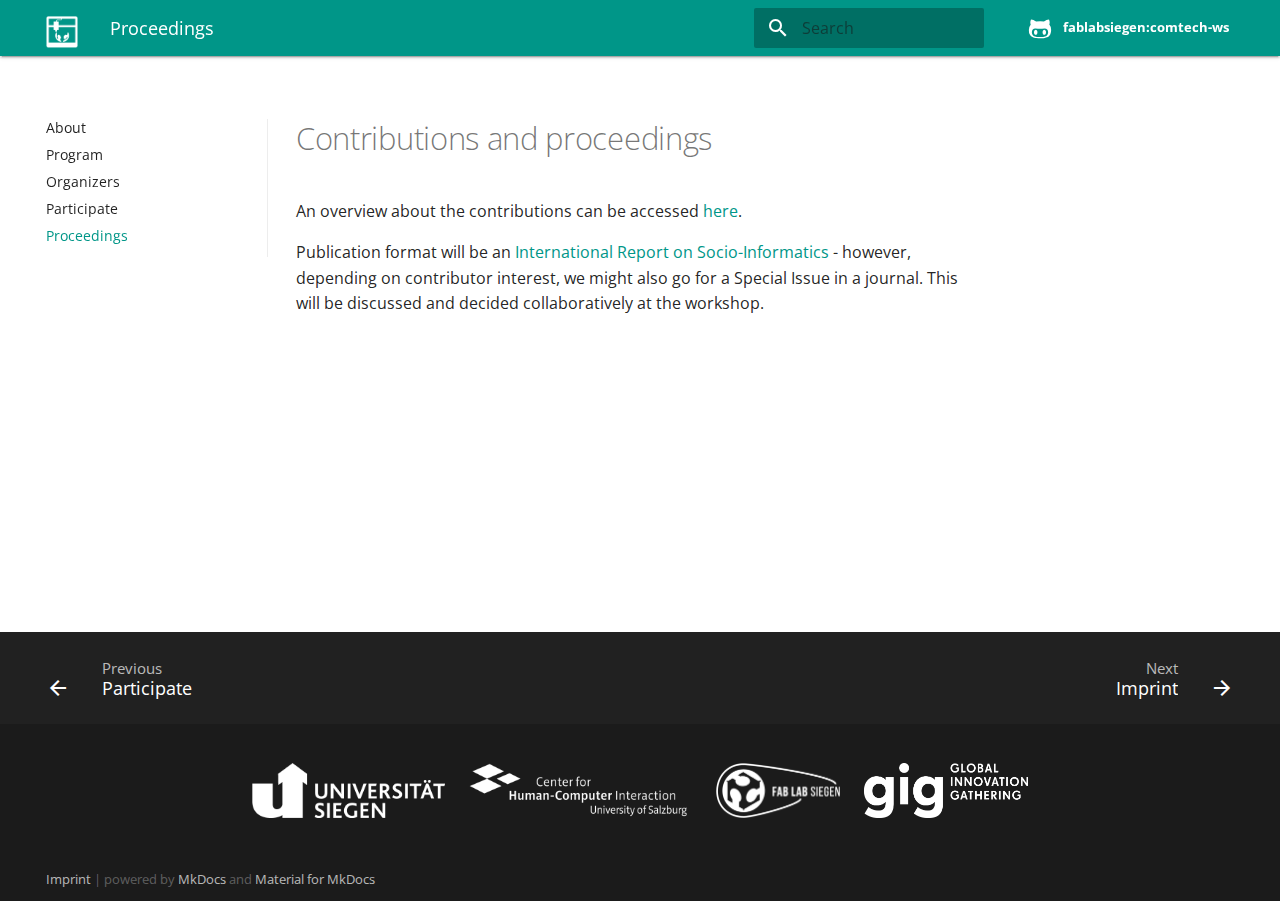
<file: proceedings/index.html>
<!DOCTYPE html>
<html class="no-js">
  <head>
    
      <meta charset="utf-8">
      <meta name="viewport" content="width=device-width,initial-scale=1">
      
      
      
      
        <link rel="shortcut icon" href="../images/favicon-32x32.png">
      
      <meta name="generator" content="mkdocs-0.16.2, mkdocs-material-1.4.1">
    
    
      
        <title>Proceedings - digital fabrication and the common good workshop</title>
      
    
    
      <script src="../assets/javascripts/modernizr-56ade86843.js"></script>
    
    
      <link rel="stylesheet" href="../assets/stylesheets/application-76741b64bc.css">
      
        <link rel="stylesheet" href="../assets/stylesheets/application-66fa0d9bba.palette.css">
      
    
    
      
        
        
        
        <link rel="stylesheet" href="https://fonts.googleapis.com/css?family=Open Sans:300,400,400i,700|Inconsolata">
        <style>body,input{font-family:"Open Sans","Helvetica Neue",Helvetica,Arial,sans-serif}code,kbd,pre{font-family:"Inconsolata","Courier New",Courier,monospace}</style>
      
      <link rel="stylesheet" href="https://fonts.googleapis.com/icon?family=Material+Icons">
    
    
      <link rel="stylesheet" href="../css/footer.css">
    
    
  </head>
  
  
  
  
    <body data-md-color-primary="teal" data-md-color-accent="orange">
  
    <svg class="md-svg">
      <defs>
        
        
          <svg xmlns="http://www.w3.org/2000/svg" width="416" height="448" viewBox="0 0 416 448" id="github"><path fill="currentColor" d="M160 304q0 10-3.125 20.5t-10.75 19T128 352t-18.125-8.5-10.75-19T96 304t3.125-20.5 10.75-19T128 256t18.125 8.5 10.75 19T160 304zm160 0q0 10-3.125 20.5t-10.75 19T288 352t-18.125-8.5-10.75-19T256 304t3.125-20.5 10.75-19T288 256t18.125 8.5 10.75 19T320 304zm40 0q0-30-17.25-51T296 232q-10.25 0-48.75 5.25Q229.5 240 208 240t-39.25-2.75Q130.75 232 120 232q-29.5 0-46.75 21T56 304q0 22 8 38.375t20.25 25.75 30.5 15 35 7.375 37.25 1.75h42q20.5 0 37.25-1.75t35-7.375 30.5-15 20.25-25.75T360 304zm56-44q0 51.75-15.25 82.75-9.5 19.25-26.375 33.25t-35.25 21.5-42.5 11.875-42.875 5.5T212 416q-19.5 0-35.5-.75t-36.875-3.125-38.125-7.5-34.25-12.875T37 371.5t-21.5-28.75Q0 312 0 260q0-59.25 34-99-6.75-20.5-6.75-42.5 0-29 12.75-54.5 27 0 47.5 9.875t47.25 30.875Q171.5 96 212 96q37 0 70 8 26.25-20.5 46.75-30.25T376 64q12.75 25.5 12.75 54.5 0 21.75-6.75 42 34 40 34 99.5z"/></svg>
        
      </defs>
    </svg>
    <input class="md-toggle" data-md-toggle="drawer" type="checkbox" id="drawer">
    <input class="md-toggle" data-md-toggle="search" type="checkbox" id="search">
    <label class="md-overlay" data-md-component="overlay" for="drawer"></label>
    
      <header class="md-header" data-md-component="header">
  <nav class="md-header-nav md-grid">
    <div class="md-flex">
      <div class="md-flex__cell md-flex__cell--shrink">
        
          <a href=".." title="digital fabrication and the common good workshop" class="md-logo md-header-nav__button">
            <img src="../images/logo.png" width="32" height="32">
          </a>
        
      </div>
      <div class="md-flex__cell md-flex__cell--shrink">
        <label class="md-icon md-icon--menu md-header-nav__button" for="drawer"></label>
      </div>
      <div class="md-flex__cell md-flex__cell--stretch">
        <span class="md-flex__ellipsis md-header-nav__title">
          
            
              
            
            Proceedings
          
        </span>
      </div>
      <div class="md-flex__cell md-flex__cell--shrink">
        
          <label class="md-icon md-icon--search md-header-nav__button" for="search"></label>
          
<div class="md-search" data-md-component="search">
  <div class="md-search__overlay"></div>
  <div class="md-search__inner">
    <form class="md-search__form" name="search">
      <input type="text" class="md-search__input" name="query" placeholder="Search" accesskey="s" autocapitalize="off" autocorrect="off" autocomplete="off" spellcheck="false" data-md-component="query">
      <label class="md-icon md-search__icon" for="search"></label>
    </form>
    <div class="md-search__output">
      <div class="md-search__scrollwrap" data-md-scrollfix>
        <div class="md-search-result" data-md-component="result">
          <div class="md-search-result__meta" data-md-lang-result-none="No matching documents" data-md-lang-result-one="1 matching document" data-md-lang-result-other="# matching documents">
            Type to start searching
          </div>
          <ol class="md-search-result__list"></ol>
        </div>
      </div>
    </div>
  </div>
</div>
        
      </div>
      <div class="md-flex__cell md-flex__cell--shrink">
        <div class="md-header-nav__source">
          
            


  


  <a href="https://github.com/FabLabSiegen/fab101-2017-comtech-workshop" title="Go to repository" class="md-source" data-md-source="github">
    
      <div class="md-source__icon">
        <svg viewBox="0 0 24 24" width="24" height="24">
          <use xlink:href="#github" width="24" height="24"></use>
        </svg>
      </div>
    
    <div class="md-source__repository">
      fablabsiegen:comtech-ws
    </div>
  </a>

          
        </div>
      </div>
    </div>
  </nav>
</header>
    
    <div class="md-container">
      
      
      <main class="md-main">
        <div class="md-main__inner md-grid" data-md-component="container">
          
            
              <div class="md-sidebar md-sidebar--primary" data-md-component="navigation">
                <div class="md-sidebar__scrollwrap">
                  <div class="md-sidebar__inner">
                    <nav class="md-nav md-nav--primary" data-md-level="0">
  <!--<label class="md-nav__title md-nav__title--site" for="drawer">
    
      <i class="md-logo md-nav__button">
        <img src="../images/logo.png">
      </i>
    
    <!--digital fabrication and the common good workshop -->
	<!--Workshop
  </label>-->
  
    <div class="md-nav__source">
      


  


  <a href="https://github.com/FabLabSiegen/fab101-2017-comtech-workshop" title="Go to repository" class="md-source" data-md-source="github">
    
      <div class="md-source__icon">
        <svg viewBox="0 0 24 24" width="24" height="24">
          <use xlink:href="#github" width="24" height="24"></use>
        </svg>
      </div>
    
    <div class="md-source__repository">
      fablabsiegen:comtech-ws
    </div>
  </a>

    </div>
  
  <ul class="md-nav__list" data-md-scrollfix>
    
		               
			
			
			


  <li class="md-nav__item">
    <a href=".." title="About" class="md-nav__link">
      About
    </a>
  </li>

		
	
		               
			
			
			


  <li class="md-nav__item">
    <a href="../program/" title="Program" class="md-nav__link">
      Program
    </a>
  </li>

		
	
		               
			
			
			


  <li class="md-nav__item">
    <a href="../organizers/" title="Organizers" class="md-nav__link">
      Organizers
    </a>
  </li>

		
	
		               
			
			
			


  <li class="md-nav__item">
    <a href="../participate/" title="Participate" class="md-nav__link">
      Participate
    </a>
  </li>

		
	
		               
			
			
			

  


  <li class="md-nav__item md-nav__item--active">
    
    <input class="md-toggle md-nav__toggle" data-md-toggle="toc" type="checkbox" id="toc">
    
      
    
    
    <a href="./" title="Proceedings" class="md-nav__link md-nav__link--active">
      Proceedings
    </a>
    
  </li>

		
	
		
	
  </ul>
</nav>
                  </div>
                </div>
              </div>
            
            
              <div class="md-sidebar md-sidebar--secondary" data-md-component="toc">
                <div class="md-sidebar__scrollwrap">
                  <div class="md-sidebar__inner">
                    
<nav class="md-nav md-nav--secondary">
  
  
    
  
  
</nav>
                  </div>
                </div>
              </div>
            
          
          <div class="md-content">
            <article class="md-content__inner md-typeset">
              
                
                
                <h1 id="contributions-and-proceedings">Contributions and proceedings<a class="headerlink" href="#contributions-and-proceedings" title="Permanent link">&para;</a></h1>
<p>An overview about the contributions can be accessed <a href="https://drive.google.com/drive/folders/0B6IVn-EKd-N0bE55aDVEZGVJd0E?usp=sharing">here</a>.</p>
<p>Publication format will be an <a href="http://www.iisi.de/international-reports-on-socio-informatics-irsi/">International Report on Socio-Informatics</a> - however, depending on contributor interest, we might also go for a Special Issue in a journal. This will be discussed and decided collaboratively at the workshop.</p>
                
                  
                
              
              
                
              
            </article>
          </div>
        </div>
      </main>
      
        
<footer class="md-footer">
  
    <div class="md-footer-nav">
      <nav class="md-footer-nav__inner md-grid">
        
          <a href="../participate/" title="Participate" class="md-flex md-footer-nav__link md-footer-nav__link--prev" rel="prev">
            <div class="md-flex__cell md-flex__cell--shrink">
              <i class="md-icon md-icon--arrow-back md-footer-nav__button"></i>
            </div>
            <div class="md-flex__cell md-flex__cell--stretch md-footer-nav__title">
              <span class="md-flex__ellipsis">
                <span class="md-footer-nav__direction">
                  Previous
                </span>
                Participate
              </span>
            </div>
          </a>
        
        
          <a href="../imprint/" title="Imprint" class="md-flex md-footer-nav__link md-footer-nav__link--next" rel="next">
            <div class="md-flex__cell md-flex__cell--stretch md-footer-nav__title">
              <span class="md-flex__ellipsis">
                <span class="md-footer-nav__direction">
                  Next
                </span>
                Imprint
              </span>
            </div>
            <div class="md-flex__cell md-flex__cell--shrink">
              <i class="md-icon md-icon--arrow-forward md-footer-nav__button"></i>
            </div>
          </a>
        
      </nav>
    </div>
  
  <div class="md-footer-meta md-typeset">
    <div class="md-footer-meta__inner md-grid">

      <div class="footer-logos">
            <a href="http://www.uni-siegen.de/">
            <img border="0" alt="Universität Siegen" src="../images/usi.png">
          </a>
          <a href="https://hci.sbg.ac.at/">
          <img border="0" alt="Center for HCI at University of Salzburg" src="../images/hci-salzburg.png">
        </a>
          <a href="http://fablab-siegen.de/">
            <img border="0" alt="FabLab Siegen" src="../images/fablab_logo.png">
          </a>
          <a href="http://globalinnovationgathering.com/">
            <img border="0" alt="Global Innovation Gathering" src="../images/gig.png">
          </a>

        </div>

      <div class="md-footer-copyright">
        
        <a href="../imprint/" title="Imprint">
                  Imprint</a>  |  powered by
        <a href="http://www.mkdocs.org" title="MkDocs">MkDocs</a>
        and
        <a href="http://squidfunk.github.io/mkdocs-material/" title="Material for MkDocs">
          Material for MkDocs</a>
      </div>

      
        
      
    </div>

  </div>
</footer>
      
    </div>
    
      <script src="../assets/javascripts/application-3964c0cb56.js"></script>
      <script>app.initialize({url:{base:".."}})</script>
      
    
    
      
    
  </body>
</html>
</file>
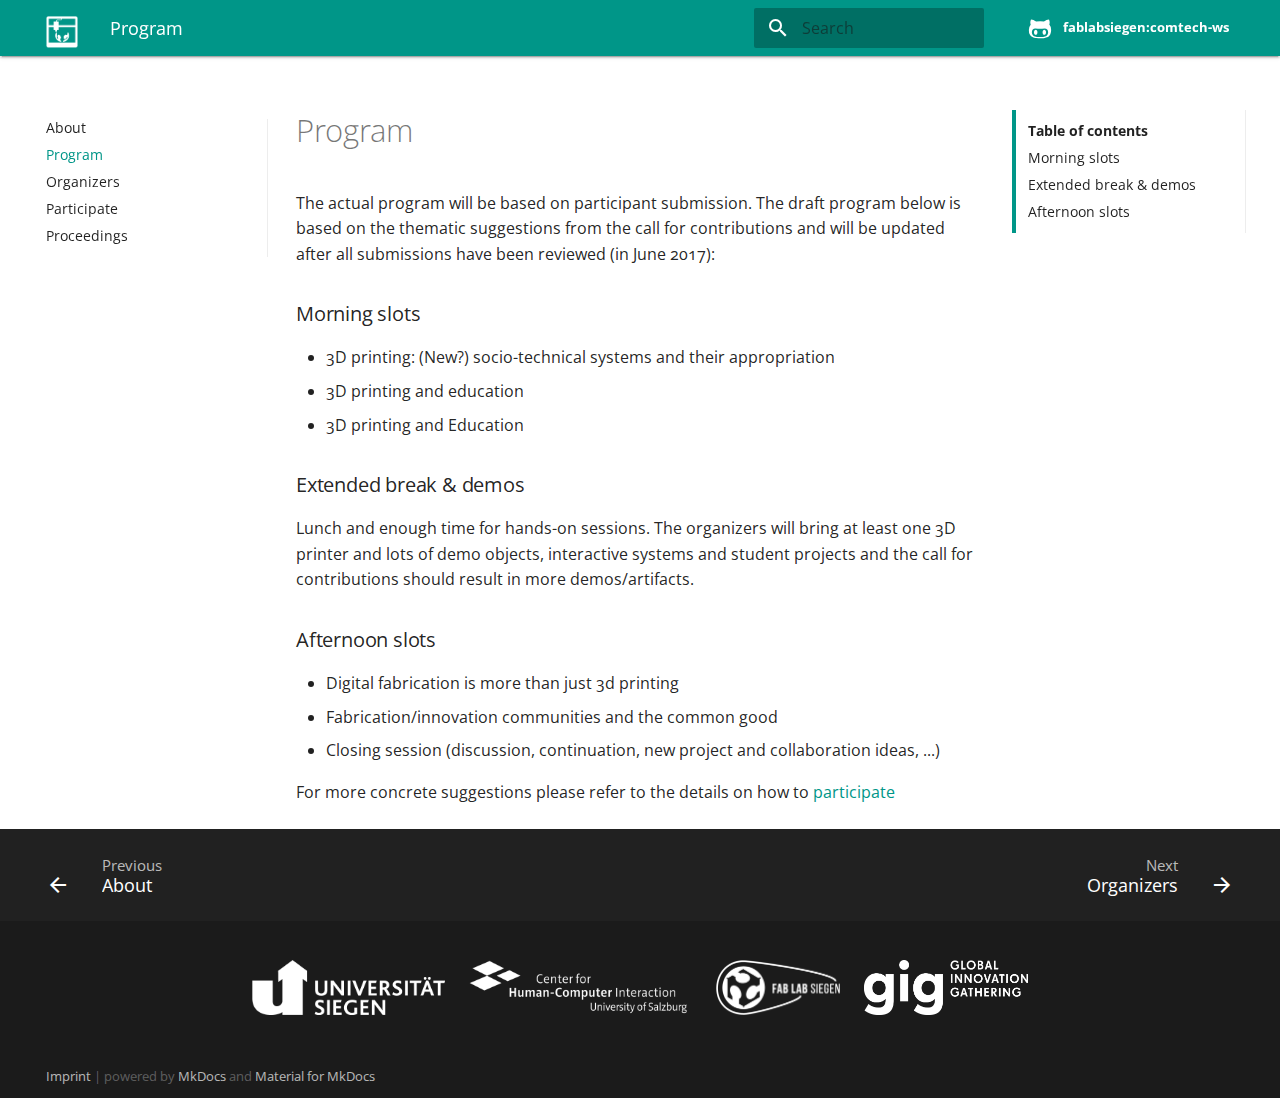
<file: program/index.html>
<!DOCTYPE html>
<html class="no-js">
  <head>
    
      <meta charset="utf-8">
      <meta name="viewport" content="width=device-width,initial-scale=1">
      
      
      
      
        <link rel="shortcut icon" href="../images/favicon-32x32.png">
      
      <meta name="generator" content="mkdocs-0.16.2, mkdocs-material-1.4.1">
    
    
      
        <title>Program - digital fabrication and the common good workshop</title>
      
    
    
      <script src="../assets/javascripts/modernizr-56ade86843.js"></script>
    
    
      <link rel="stylesheet" href="../assets/stylesheets/application-76741b64bc.css">
      
        <link rel="stylesheet" href="../assets/stylesheets/application-66fa0d9bba.palette.css">
      
    
    
      
        
        
        
        <link rel="stylesheet" href="https://fonts.googleapis.com/css?family=Open Sans:300,400,400i,700|Inconsolata">
        <style>body,input{font-family:"Open Sans","Helvetica Neue",Helvetica,Arial,sans-serif}code,kbd,pre{font-family:"Inconsolata","Courier New",Courier,monospace}</style>
      
      <link rel="stylesheet" href="https://fonts.googleapis.com/icon?family=Material+Icons">
    
    
      <link rel="stylesheet" href="../css/footer.css">
    
    
  </head>
  
  
  
  
    <body data-md-color-primary="teal" data-md-color-accent="orange">
  
    <svg class="md-svg">
      <defs>
        
        
          <svg xmlns="http://www.w3.org/2000/svg" width="416" height="448" viewBox="0 0 416 448" id="github"><path fill="currentColor" d="M160 304q0 10-3.125 20.5t-10.75 19T128 352t-18.125-8.5-10.75-19T96 304t3.125-20.5 10.75-19T128 256t18.125 8.5 10.75 19T160 304zm160 0q0 10-3.125 20.5t-10.75 19T288 352t-18.125-8.5-10.75-19T256 304t3.125-20.5 10.75-19T288 256t18.125 8.5 10.75 19T320 304zm40 0q0-30-17.25-51T296 232q-10.25 0-48.75 5.25Q229.5 240 208 240t-39.25-2.75Q130.75 232 120 232q-29.5 0-46.75 21T56 304q0 22 8 38.375t20.25 25.75 30.5 15 35 7.375 37.25 1.75h42q20.5 0 37.25-1.75t35-7.375 30.5-15 20.25-25.75T360 304zm56-44q0 51.75-15.25 82.75-9.5 19.25-26.375 33.25t-35.25 21.5-42.5 11.875-42.875 5.5T212 416q-19.5 0-35.5-.75t-36.875-3.125-38.125-7.5-34.25-12.875T37 371.5t-21.5-28.75Q0 312 0 260q0-59.25 34-99-6.75-20.5-6.75-42.5 0-29 12.75-54.5 27 0 47.5 9.875t47.25 30.875Q171.5 96 212 96q37 0 70 8 26.25-20.5 46.75-30.25T376 64q12.75 25.5 12.75 54.5 0 21.75-6.75 42 34 40 34 99.5z"/></svg>
        
      </defs>
    </svg>
    <input class="md-toggle" data-md-toggle="drawer" type="checkbox" id="drawer">
    <input class="md-toggle" data-md-toggle="search" type="checkbox" id="search">
    <label class="md-overlay" data-md-component="overlay" for="drawer"></label>
    
      <header class="md-header" data-md-component="header">
  <nav class="md-header-nav md-grid">
    <div class="md-flex">
      <div class="md-flex__cell md-flex__cell--shrink">
        
          <a href=".." title="digital fabrication and the common good workshop" class="md-logo md-header-nav__button">
            <img src="../images/logo.png" width="32" height="32">
          </a>
        
      </div>
      <div class="md-flex__cell md-flex__cell--shrink">
        <label class="md-icon md-icon--menu md-header-nav__button" for="drawer"></label>
      </div>
      <div class="md-flex__cell md-flex__cell--stretch">
        <span class="md-flex__ellipsis md-header-nav__title">
          
            
              
            
            Program
          
        </span>
      </div>
      <div class="md-flex__cell md-flex__cell--shrink">
        
          <label class="md-icon md-icon--search md-header-nav__button" for="search"></label>
          
<div class="md-search" data-md-component="search">
  <div class="md-search__overlay"></div>
  <div class="md-search__inner">
    <form class="md-search__form" name="search">
      <input type="text" class="md-search__input" name="query" placeholder="Search" accesskey="s" autocapitalize="off" autocorrect="off" autocomplete="off" spellcheck="false" data-md-component="query">
      <label class="md-icon md-search__icon" for="search"></label>
    </form>
    <div class="md-search__output">
      <div class="md-search__scrollwrap" data-md-scrollfix>
        <div class="md-search-result" data-md-component="result">
          <div class="md-search-result__meta" data-md-lang-result-none="No matching documents" data-md-lang-result-one="1 matching document" data-md-lang-result-other="# matching documents">
            Type to start searching
          </div>
          <ol class="md-search-result__list"></ol>
        </div>
      </div>
    </div>
  </div>
</div>
        
      </div>
      <div class="md-flex__cell md-flex__cell--shrink">
        <div class="md-header-nav__source">
          
            


  


  <a href="https://github.com/FabLabSiegen/fab101-2017-comtech-workshop" title="Go to repository" class="md-source" data-md-source="github">
    
      <div class="md-source__icon">
        <svg viewBox="0 0 24 24" width="24" height="24">
          <use xlink:href="#github" width="24" height="24"></use>
        </svg>
      </div>
    
    <div class="md-source__repository">
      fablabsiegen:comtech-ws
    </div>
  </a>

          
        </div>
      </div>
    </div>
  </nav>
</header>
    
    <div class="md-container">
      
      
      <main class="md-main">
        <div class="md-main__inner md-grid" data-md-component="container">
          
            
              <div class="md-sidebar md-sidebar--primary" data-md-component="navigation">
                <div class="md-sidebar__scrollwrap">
                  <div class="md-sidebar__inner">
                    <nav class="md-nav md-nav--primary" data-md-level="0">
  <!--<label class="md-nav__title md-nav__title--site" for="drawer">
    
      <i class="md-logo md-nav__button">
        <img src="../images/logo.png">
      </i>
    
    <!--digital fabrication and the common good workshop -->
	<!--Workshop
  </label>-->
  
    <div class="md-nav__source">
      


  


  <a href="https://github.com/FabLabSiegen/fab101-2017-comtech-workshop" title="Go to repository" class="md-source" data-md-source="github">
    
      <div class="md-source__icon">
        <svg viewBox="0 0 24 24" width="24" height="24">
          <use xlink:href="#github" width="24" height="24"></use>
        </svg>
      </div>
    
    <div class="md-source__repository">
      fablabsiegen:comtech-ws
    </div>
  </a>

    </div>
  
  <ul class="md-nav__list" data-md-scrollfix>
    
		               
			
			
			


  <li class="md-nav__item">
    <a href=".." title="About" class="md-nav__link">
      About
    </a>
  </li>

		
	
		               
			
			
			

  


  <li class="md-nav__item md-nav__item--active">
    
    <input class="md-toggle md-nav__toggle" data-md-toggle="toc" type="checkbox" id="toc">
    
    
      <label class="md-nav__link md-nav__link--active" for="toc">
        Program
      </label>
    
    <a href="./" title="Program" class="md-nav__link md-nav__link--active">
      Program
    </a>
    
      
<nav class="md-nav md-nav--secondary">
  
  
  
    <label class="md-nav__title" for="toc">Table of contents</label>
    <ul class="md-nav__list" data-md-scrollfix>
      
        <li class="md-nav__item">
  <a href="#morning-slots" title="Morning slots" class="md-nav__link">
    Morning slots
  </a>
  
</li>
      
        <li class="md-nav__item">
  <a href="#extended-break-demos" title="Extended break &amp; demos" class="md-nav__link">
    Extended break &amp; demos
  </a>
  
</li>
      
        <li class="md-nav__item">
  <a href="#afternoon-slots" title="Afternoon slots" class="md-nav__link">
    Afternoon slots
  </a>
  
</li>
      
      
      
    </ul>
  
</nav>
    
  </li>

		
	
		               
			
			
			


  <li class="md-nav__item">
    <a href="../organizers/" title="Organizers" class="md-nav__link">
      Organizers
    </a>
  </li>

		
	
		               
			
			
			


  <li class="md-nav__item">
    <a href="../participate/" title="Participate" class="md-nav__link">
      Participate
    </a>
  </li>

		
	
		               
			
			
			


  <li class="md-nav__item">
    <a href="../proceedings/" title="Proceedings" class="md-nav__link">
      Proceedings
    </a>
  </li>

		
	
		
	
  </ul>
</nav>
                  </div>
                </div>
              </div>
            
            
              <div class="md-sidebar md-sidebar--secondary" data-md-component="toc">
                <div class="md-sidebar__scrollwrap">
                  <div class="md-sidebar__inner">
                    
<nav class="md-nav md-nav--secondary">
  
  
  
    <label class="md-nav__title" for="toc">Table of contents</label>
    <ul class="md-nav__list" data-md-scrollfix>
      
        <li class="md-nav__item">
  <a href="#morning-slots" title="Morning slots" class="md-nav__link">
    Morning slots
  </a>
  
</li>
      
        <li class="md-nav__item">
  <a href="#extended-break-demos" title="Extended break &amp; demos" class="md-nav__link">
    Extended break &amp; demos
  </a>
  
</li>
      
        <li class="md-nav__item">
  <a href="#afternoon-slots" title="Afternoon slots" class="md-nav__link">
    Afternoon slots
  </a>
  
</li>
      
      
      
    </ul>
  
</nav>
                  </div>
                </div>
              </div>
            
          
          <div class="md-content">
            <article class="md-content__inner md-typeset">
              
                
                
                  <h1>Program</h1>
                
                <p>The actual program will be based on participant submission. The draft program below is based on the thematic suggestions from the call for contributions and will be updated after all submissions have been reviewed (in June 2017):</p>
<h3 id="morning-slots">Morning slots<a class="headerlink" href="#morning-slots" title="Permanent link">&para;</a></h3>
<ul>
<li>3D printing: (New?) socio-technical systems and their appropriation</li>
<li>3D printing and education</li>
<li>3D printing and Education</li>
</ul>
<h3 id="extended-break-demos">Extended break &amp; demos<a class="headerlink" href="#extended-break-demos" title="Permanent link">&para;</a></h3>
<p>Lunch and enough time for hands-on sessions. The organizers will bring at least one 3D printer and lots of demo objects, interactive systems and student projects and the call for contributions should result in more demos/artifacts.</p>
<h3 id="afternoon-slots">Afternoon slots<a class="headerlink" href="#afternoon-slots" title="Permanent link">&para;</a></h3>
<ul>
<li>Digital fabrication is more than just 3d printing</li>
<li>Fabrication/innovation communities and the common good</li>
<li>Closing session (discussion, continuation, new project and collaboration ideas, ...)</li>
</ul>
<p>For more concrete suggestions please refer to the details on how to <a href="../participate">participate</a></p>
                
                  
                
              
              
                
              
            </article>
          </div>
        </div>
      </main>
      
        
<footer class="md-footer">
  
    <div class="md-footer-nav">
      <nav class="md-footer-nav__inner md-grid">
        
          <a href=".." title="About" class="md-flex md-footer-nav__link md-footer-nav__link--prev" rel="prev">
            <div class="md-flex__cell md-flex__cell--shrink">
              <i class="md-icon md-icon--arrow-back md-footer-nav__button"></i>
            </div>
            <div class="md-flex__cell md-flex__cell--stretch md-footer-nav__title">
              <span class="md-flex__ellipsis">
                <span class="md-footer-nav__direction">
                  Previous
                </span>
                About
              </span>
            </div>
          </a>
        
        
          <a href="../organizers/" title="Organizers" class="md-flex md-footer-nav__link md-footer-nav__link--next" rel="next">
            <div class="md-flex__cell md-flex__cell--stretch md-footer-nav__title">
              <span class="md-flex__ellipsis">
                <span class="md-footer-nav__direction">
                  Next
                </span>
                Organizers
              </span>
            </div>
            <div class="md-flex__cell md-flex__cell--shrink">
              <i class="md-icon md-icon--arrow-forward md-footer-nav__button"></i>
            </div>
          </a>
        
      </nav>
    </div>
  
  <div class="md-footer-meta md-typeset">
    <div class="md-footer-meta__inner md-grid">

      <div class="footer-logos">
            <a href="http://www.uni-siegen.de/">
            <img border="0" alt="Universität Siegen" src="../images/usi.png">
          </a>
          <a href="https://hci.sbg.ac.at/">
          <img border="0" alt="Center for HCI at University of Salzburg" src="../images/hci-salzburg.png">
        </a>
          <a href="http://fablab-siegen.de/">
            <img border="0" alt="FabLab Siegen" src="../images/fablab_logo.png">
          </a>
          <a href="http://globalinnovationgathering.com/">
            <img border="0" alt="Global Innovation Gathering" src="../images/gig.png">
          </a>

        </div>

      <div class="md-footer-copyright">
        
        <a href="../imprint/" title="Imprint">
                  Imprint</a>  |  powered by
        <a href="http://www.mkdocs.org" title="MkDocs">MkDocs</a>
        and
        <a href="http://squidfunk.github.io/mkdocs-material/" title="Material for MkDocs">
          Material for MkDocs</a>
      </div>

      
        
      
    </div>

  </div>
</footer>
      
    </div>
    
      <script src="../assets/javascripts/application-3964c0cb56.js"></script>
      <script>app.initialize({url:{base:".."}})</script>
      
    
    
      
    
  </body>
</html>
</file>
<file: assets/stylesheets/application-76741b64bc.css>
html{box-sizing:border-box}*,:after,:before{box-sizing:inherit}html{-webkit-text-size-adjust:none;-ms-text-size-adjust:none;text-size-adjust:none}body{margin:0}hr{overflow:visible;box-sizing:content-box}a{-webkit-text-decoration-skip:objects}a,button,input,label{-webkit-tap-highlight-color:transparent}a{color:inherit;text-decoration:none}a:active,a:hover{outline-width:0}small,sub,sup{font-size:80%}sub,sup{position:relative;line-height:0;vertical-align:baseline}sub{bottom:-.25em}sup{top:-.5em}img{border-style:none}table{border-collapse:collapse;border-spacing:0}td,th{font-weight:400;vertical-align:top}button{padding:0;background:transparent;font-size:inherit}button,input{border:0;outline:0}.admonition:before,.md-icon,.md-nav__button,.md-nav__link:after,.md-nav__title:before,.md-search-result__article--document:before,.md-source-file:before,.md-typeset .critic.comment:before,.md-typeset .footnote-backref,.md-typeset .task-list-control .task-list-indicator:before{font-family:Material Icons;font-style:normal;font-variant:normal;font-weight:400;line-height:1;text-transform:none;white-space:nowrap;speak:none;word-wrap:normal;direction:ltr}.md-content__icon,.md-footer-nav__button,.md-header-nav__button,.md-nav__button,.md-nav__title:before,.md-search-result__article--document:before{display:inline-block;margin:.4rem;padding:.8rem;font-size:2.4rem;cursor:pointer}.md-icon--arrow-back:before{content:"arrow_back"}.md-icon--arrow-forward:before{content:"arrow_forward"}.md-icon--menu:before{content:"menu"}.md-icon--search:before{content:"search"}.md-icon--home:before{content:"school"}body{-webkit-font-smoothing:antialiased;-moz-osx-font-smoothing:grayscale}body,input{color:rgba(0,0,0,.87);-webkit-font-feature-settings:"kern","onum","liga";font-feature-settings:"kern","onum","liga";font-family:Helvetica Neue,Helvetica,Arial,sans-serif;font-weight:400}code,kbd,pre{color:rgba(0,0,0,.87);-webkit-font-feature-settings:"kern","onum","liga";font-feature-settings:"kern","onum","liga";font-family:Courier New,Courier,monospace;font-weight:400}.md-typeset{font-size:1.6rem;line-height:1.6;-webkit-print-color-adjust:exact}.md-typeset blockquote,.md-typeset ol,.md-typeset p,.md-typeset ul{margin:1em 0}.md-typeset h1{margin:0 0 4rem;color:rgba(0,0,0,.54);font-size:3.125rem;line-height:1.3}.md-typeset h1,.md-typeset h2{font-weight:300;letter-spacing:-.01em}.md-typeset h2{margin:4rem 0 1.6rem;font-size:2.5rem;line-height:1.4}.md-typeset h3{margin:3.2rem 0 1.6rem;font-size:2rem;font-weight:400;letter-spacing:-.01em;line-height:1.5}.md-typeset h2+h3{margin-top:1.6rem}.md-typeset h4{font-size:1.6rem}.md-typeset h4,.md-typeset h5,.md-typeset h6{margin:1.6rem 0;font-weight:700;letter-spacing:-.01em}.md-typeset h5,.md-typeset h6{color:rgba(0,0,0,.54);font-size:1.28rem}.md-typeset h5{text-transform:uppercase}.md-typeset hr{margin:1.5em 0;border-bottom:.1rem dotted rgba(0,0,0,.26)}.md-typeset a{color:#3f51b5;word-break:break-word}.md-typeset a,.md-typeset a:before{-webkit-transition:color .125s;transition:color .125s}.md-typeset a:active,.md-typeset a:hover{color:#536dfe}.md-typeset code,.md-typeset pre{background-color:hsla(0,0%,93%,.5);color:#37474f;font-size:85%}.md-typeset code{margin:0 .29412em;padding:.07353em 0;border-radius:.2rem;box-shadow:.29412em 0 0 hsla(0,0%,93%,.5),-.29412em 0 0 hsla(0,0%,93%,.5);word-break:break-word;-webkit-box-decoration-break:clone;box-decoration-break:clone}.md-typeset h1 code,.md-typeset h2 code,.md-typeset h3 code,.md-typeset h4 code,.md-typeset h5 code,.md-typeset h6 code{margin:0;background-color:transparent;box-shadow:none}.md-typeset a>code{margin:inherit;padding:inherit;border-radius:none;background-color:inherit;color:inherit;box-shadow:none}.md-typeset pre{margin:1em 0;padding:1rem 1.2rem;border-radius:.2rem;line-height:1.4;overflow:auto;-webkit-overflow-scrolling:touch}.md-typeset pre::-webkit-scrollbar{width:.4rem;height:.4rem}.md-typeset pre::-webkit-scrollbar-thumb{background-color:rgba(0,0,0,.26)}.md-typeset pre::-webkit-scrollbar-thumb:hover{background-color:#536dfe}.md-typeset pre>code{margin:0;background-color:transparent;font-size:inherit;box-shadow:none;-webkit-box-decoration-break:none;box-decoration-break:none}.md-typeset kbd{padding:0 .29412em;border:.1rem solid #c9c9c9;border-radius:.2rem;border-bottom-color:#bcbcbc;background-color:#fcfcfc;color:#555;font-size:85%;box-shadow:0 .1rem 0 #b0b0b0;word-break:break-word}.md-typeset mark{margin:0 .25em;padding:.0625em 0;border-radius:.2rem;background-color:rgba(255,235,59,.5);box-shadow:.25em 0 0 rgba(255,235,59,.5),-.25em 0 0 rgba(255,235,59,.5);word-break:break-word;-webkit-box-decoration-break:clone;box-decoration-break:clone}.md-typeset abbr{border-bottom:.1rem dotted rgba(0,0,0,.54);cursor:help}.md-typeset small{opacity:.75}.md-typeset sub,.md-typeset sup{margin-left:.07812em}.md-typeset blockquote{padding-left:1.2rem;border-left:.4rem solid rgba(0,0,0,.26);color:rgba(0,0,0,.54)}.md-typeset ul{list-style-type:disc}.md-typeset ol,.md-typeset ul{margin-left:.625em;padding:0}.md-typeset ol ol,.md-typeset ul ol{list-style-type:lower-alpha}.md-typeset ol ol ol,.md-typeset ul ol ol{list-style-type:lower-roman}.md-typeset ol li,.md-typeset ul li{margin-bottom:.5em;margin-left:1.25em}.md-typeset ol li blockquote,.md-typeset ol li p,.md-typeset ul li blockquote,.md-typeset ul li p{margin:.5em 0}.md-typeset ol li:last-child,.md-typeset ul li:last-child{margin-bottom:0}.md-typeset ol li ol,.md-typeset ol li ul,.md-typeset ul li ol,.md-typeset ul li ul{margin:.5em 0 .5em .625em}.md-typeset dd{margin:1em 0 1em 1.875em}.md-typeset iframe,.md-typeset img,.md-typeset svg{max-width:100%}.md-typeset table:not([class]){box-shadow:0 2px 2px 0 rgba(0,0,0,.14),0 1px 5px 0 rgba(0,0,0,.12),0 3px 1px -2px rgba(0,0,0,.2);display:inline-block;max-width:100%;border-radius:.2rem;font-size:1.28rem;overflow:auto;-webkit-overflow-scrolling:touch}.md-typeset table:not([class])+*{margin-top:1.5em}.md-typeset table:not([class]) td:not([align]),.md-typeset table:not([class]) th:not([align]){text-align:left}.md-typeset table:not([class]) th{min-width:10rem;padding:1.2rem 1.6rem;background-color:rgba(0,0,0,.54);color:#fff;vertical-align:top}.md-typeset table:not([class]) td{padding:1.2rem 1.6rem;border-top:.1rem solid rgba(0,0,0,.07);vertical-align:top}.md-typeset table:not([class]) tr:first-child td{border-top:0}.md-typeset table:not([class]) a{word-break:normal}.md-typeset__scrollwrap{margin:1em -1.6rem;overflow-x:auto;-webkit-overflow-scrolling:touch}.md-typeset .md-typeset__table{display:inline-block;margin-bottom:.5em;padding:0 1.6rem}.md-typeset .md-typeset__table table{display:table;width:100%;margin:0;overflow:hidden}html{font-size:62.5%}body,html{height:100%}body{position:relative}hr{display:block;height:.1rem;padding:0;border:0}.md-svg{display:none}.md-grid{max-width:122rem;margin-right:auto;margin-left:auto}.md-container,.md-main{overflow:auto}.md-container{display:table;width:100%;height:100%;padding-top:5.6rem;table-layout:fixed}.md-main{display:table-row;height:100%}.md-main__inner{min-height:100%;padding-top:3rem;overflow:auto}.md-toggle{display:none}.md-overlay{position:fixed;top:0;width:0;height:0;-webkit-transition:width 0s .25s,height 0s .25s,opacity .25s;transition:width 0s .25s,height 0s .25s,opacity .25s;background-color:rgba(0,0,0,.54);opacity:0;z-index:2}.md-flex{display:table}.md-flex__cell{display:table-cell;position:relative;vertical-align:top}.md-flex__cell--shrink{width:0}.md-flex__cell--stretch{display:table;width:100%;table-layout:fixed}.md-flex__ellipsis{display:table-cell;text-overflow:ellipsis;white-space:nowrap;overflow:hidden}@page{margin:25mm}.md-content{overflow:hidden}.md-content__inner{margin:2.4rem 1.6rem}.md-content__inner>:last-child{margin-bottom:0}.md-content__icon{position:relative;margin:.8rem 0;padding-right:0;padding-left:0;float:right}html body .md-typeset .md-content__icon{color:rgba(0,0,0,.26)}.md-header{position:fixed;top:0;right:0;left:0;height:5.6rem;-webkit-transition:background-color .25s;transition:background-color .25s;background-color:#3f51b5;color:#fff;z-index:1;-webkit-backface-visibility:hidden;backface-visibility:hidden}.md-header,.no-js .md-header{box-shadow:0 2px 2px 0 rgba(0,0,0,.14),0 1px 5px 0 rgba(0,0,0,.12),0 3px 1px -2px rgba(0,0,0,.2)}.md-header-nav{padding:.4rem}.md-header-nav__button{position:relative;-webkit-transition:opacity .25s;transition:opacity .25s;z-index:1}.md-header-nav__button:hover{opacity:.7}.md-header-nav__button.md-logo img{display:block}.no-js .md-header-nav__button.md-icon--search{display:none}.md-header-nav__title{padding:0 2rem;font-size:1.8rem;line-height:4.8rem}.md-header-nav__parent{color:hsla(0,0%,100%,.7)}.md-header-nav__parent:after{display:inline;color:hsla(0,0%,100%,.3);content:"/"}.md-header-nav__source{display:none}.md-footer-nav{background-color:rgba(0,0,0,.87);color:#fff}.md-footer-nav__inner{padding:.4rem;overflow:auto}.md-footer-nav__link{padding-top:2.8rem;padding-bottom:.8rem;-webkit-transition:opacity .25s;transition:opacity .25s}.md-footer-nav__link:hover{opacity:.7}.md-footer-nav__link--prev{width:25%;float:left}.md-footer-nav__link--next{width:75%;float:right;text-align:right}.md-footer-nav__button{-webkit-transition:background .25s;transition:background .25s}.md-footer-nav__title{position:relative;padding:0 2rem;font-size:1.8rem;line-height:4.8rem}.md-footer-nav__direction{position:absolute;right:0;left:0;margin-top:-2rem;padding:0 2rem;color:hsla(0,0%,100%,.7);font-size:1.5rem}.md-footer-meta{background:rgba(0,0,0,.895)}.md-footer-meta__inner{margin-bottom:-.1rem;padding:.4rem;overflow:auto}html .md-footer-meta.md-typeset a{color:hsla(0,0%,100%,.7)}.md-footer-copyright{margin:0 1.2rem;padding:.8rem 0;color:hsla(0,0%,100%,.3);font-size:1.28rem}.md-footer-copyright__highlight{color:hsla(0,0%,100%,.7)}.md-footer-social{margin:0 .8rem;padding:.4rem 0 1.2rem}.md-footer-social__link{display:inline-block;width:3.2rem;height:3.2rem;border:.1rem solid hsla(0,0%,100%,.12);border-radius:100%;color:hsla(0,0%,100%,.7);font-size:1.6rem;text-align:center}.md-footer-social__link:before{line-height:1.9}.md-nav{font-size:1.4rem;line-height:1.3}.md-nav--secondary{-webkit-transition:border-left .25s;transition:border-left .25s;border-left:.4rem solid #3f51b5}.md-nav--secondary .md-nav__link--active{color:#3f51b5}.md-nav__title{display:block;padding:1.2rem 1.2rem 0;font-weight:700;text-overflow:ellipsis;overflow:hidden}.md-nav__title:before{display:none;content:"arrow_back"}.md-nav__title .md-nav__button{display:none}.md-nav__list{margin:0;padding:0;list-style:none}.md-nav__item{padding:0 1.2rem}.md-nav__item:last-child{padding-bottom:1.2rem}.md-nav__item .md-nav__item{padding-right:0}.md-nav__item .md-nav__item:last-child{padding-bottom:0}.md-nav__button img{width:100%;height:auto}.md-nav__link{display:block;margin-top:.625em;-webkit-transition:color .125s;transition:color .125s;text-overflow:ellipsis;cursor:pointer;overflow:hidden}.md-nav__item--nested>.md-nav__link:after{content:"keyboard_arrow_down"}html .md-nav__link[for=toc],html .md-nav__link[for=toc]+.md-nav__link:after,html .md-nav__link[for=toc]~.md-nav{display:none}.md-nav__link[data-md-state=blur]{color:rgba(0,0,0,.54)}.md-nav__item--active>.md-nav__link,.md-nav__link:active{color:#3f51b5}.md-nav__item--nested>.md-nav__link{color:inherit}.md-nav__link:focus,.md-nav__link:hover{color:#536dfe}.md-nav__source,.no-js .md-search{display:none}.md-search__overlay{display:none;pointer-events:none}.md-search__inner{width:100%}.md-search__form{position:relative}.md-search__input{position:relative;padding:0 1.6rem 0 7.2rem;text-overflow:ellipsis;z-index:1}.md-search__input+.md-search__icon,.md-search__input::-webkit-input-placeholder{color:rgba(0,0,0,.54)}.md-search__input+.md-search__icon,.md-search__input::-moz-placeholder{color:rgba(0,0,0,.54)}.md-search__input+.md-search__icon,.md-search__input:-ms-input-placeholder{color:rgba(0,0,0,.54)}.md-search__input+.md-search__icon,.md-search__input::placeholder{color:rgba(0,0,0,.54)}.md-search__input::-ms-clear{display:none}.md-search__icon{position:absolute;top:.8rem;left:1.2rem;-webkit-transition:color .25s;transition:color .25s;font-size:2.4rem;cursor:pointer;z-index:1}.md-search__icon:before{content:"search"}.md-search__output{position:absolute;width:100%;border-radius:0 0 .2rem .2rem;overflow:hidden}.md-search__scrollwrap{height:100%;background:-webkit-linear-gradient(top,#fff 10%,hsla(0,0%,100%,0)),-webkit-linear-gradient(top,rgba(0,0,0,.26),rgba(0,0,0,.07) 35%,transparent 60%);background:linear-gradient(180deg,#fff 10%,hsla(0,0%,100%,0)),linear-gradient(180deg,rgba(0,0,0,.26),rgba(0,0,0,.07) 35%,transparent 60%);background-attachment:local,scroll;background-color:#fff;background-repeat:no-repeat;background-size:100% 2rem,100% 1rem;box-shadow:inset 0 .1rem 0 rgba(0,0,0,.07);overflow-y:auto;-webkit-overflow-scrolling:touch}.md-search-result{color:rgba(0,0,0,.87);word-break:break-word}.md-search-result__meta{padding:0 1.6rem;background-color:rgba(0,0,0,.07);color:rgba(0,0,0,.54);font-size:1.28rem;line-height:4rem}.md-search-result__list{margin:0;padding:0;border-top:.1rem solid rgba(0,0,0,.07);list-style:none}.md-search-result__item{box-shadow:0 -.1rem 0 rgba(0,0,0,.07)}.md-search-result__link{display:block;-webkit-transition:background .25s;transition:background .25s;overflow:hidden}.md-search-result__link:hover{background-color:rgba(83,109,254,.1)}.md-search-result__link:last-child{padding-bottom:.8rem}.md-search-result__article{position:relative;padding:0 1.6rem;overflow:auto}.md-search-result__article--document:before{position:absolute;left:0;color:rgba(0,0,0,.26);content:"find_in_page"}.md-search-result__article--document .md-search-result__title{margin:1.3rem 0;font-size:1.6rem;font-weight:400;line-height:1.4}.md-search-result__title{margin:.5em 0;font-size:1.28rem;font-weight:700;line-height:1.4}.md-search-result__teaser{display:-webkit-box;max-height:3.3rem;margin:.5em 0;color:rgba(0,0,0,.54);font-size:1.28rem;line-height:1.4;text-overflow:ellipsis;overflow:hidden;-webkit-box-orient:vertical;-webkit-line-clamp:2}.md-search-result em{font-style:normal;font-weight:700;text-decoration:underline}.md-sidebar{position:absolute;width:24.2rem;padding:2.4rem 0;overflow:hidden}.md-sidebar[data-md-state=lock]{position:fixed;top:5.6rem}.md-sidebar--secondary{display:none}.md-sidebar__scrollwrap{max-height:100%;margin:0 .4rem;overflow-y:auto;-webkit-backface-visibility:hidden;backface-visibility:hidden}.md-sidebar__scrollwrap::-webkit-scrollbar{width:.4rem;height:.4rem}.md-sidebar__scrollwrap::-webkit-scrollbar-thumb{background-color:rgba(0,0,0,.26)}.md-sidebar__scrollwrap::-webkit-scrollbar-thumb:hover{background-color:#536dfe}@-webkit-keyframes a{0%{height:0}to{height:1.3rem}}@keyframes a{0%{height:0}to{height:1.3rem}}@-webkit-keyframes b{0%{-webkit-transform:translateY(100%);transform:translateY(100%);opacity:0}50%{opacity:0}to{-webkit-transform:translateY(0);transform:translateY(0);opacity:1}}@keyframes b{0%{-webkit-transform:translateY(100%);transform:translateY(100%);opacity:0}50%{opacity:0}to{-webkit-transform:translateY(0);transform:translateY(0);opacity:1}}.md-source{display:block;-webkit-transition:opacity .25s;transition:opacity .25s;font-size:1.3rem;line-height:1.2;white-space:nowrap}.md-source:hover{opacity:.7}.md-source:after,.md-source__icon{display:inline-block;height:4.8rem;content:"";vertical-align:middle}.md-source__icon{width:4.8rem}.md-source__icon svg{width:2.4rem;height:2.4rem;margin-top:1.2rem;margin-left:1.2rem}.md-source__icon+.md-source__repository{margin-left:-4.4rem;padding-left:4rem}.md-source__repository{display:inline-block;max-width:100%;margin-left:1.2rem;font-weight:700;text-overflow:ellipsis;overflow:hidden;vertical-align:middle}.md-source__facts{margin:0;padding:0;font-size:1.1rem;font-weight:700;list-style-type:none;opacity:.75;overflow:hidden}[data-md-state=done] .md-source__facts{-webkit-animation:a .25s ease-in;animation:a .25s ease-in}.md-source__fact{float:left}[data-md-state=done] .md-source__fact{-webkit-animation:b .4s ease-out;animation:b .4s ease-out}.md-source__fact:before{margin:0 .2rem;content:"\00B7"}.md-source__fact:first-child:before{display:none}.md-source-file{display:inline-block;margin:1em .5em 1em 0;padding-right:.5rem;border-radius:.2rem;background:rgba(0,0,0,.07);font-size:1.28rem;list-style-type:none;cursor:pointer;overflow:hidden}.md-source-file:before{display:inline-block;margin-right:.5rem;padding:.5rem;background:rgba(0,0,0,.26);color:#fff;font-size:1.6rem;content:"clear_all";vertical-align:middle}html .md-source-file{-webkit-transition:background .4s,color .4s,box-shadow .4s cubic-bezier(.4,0,.2,1);transition:background .4s,color .4s,box-shadow .4s cubic-bezier(.4,0,.2,1)}html .md-source-file:before{-webkit-transition:inherit;transition:inherit}html body .md-typeset .md-source-file{color:rgba(0,0,0,.54)}.md-source-file:hover{box-shadow:0 0 8px rgba(0,0,0,.18),0 8px 16px rgba(0,0,0,.36)}.md-source-file:hover:before{background:#536dfe}.md-tabs{width:100%;-webkit-transition:background .25s;transition:background .25s;background:rgba(50,64,144,.9675);overflow:auto}.md-tabs__list{margin:0;margin-left:.4rem;padding:0;list-style:none;white-space:nowrap}.md-tabs__item{display:inline-block;height:4.8rem;padding-right:1.2rem;padding-left:1.2rem}.md-tabs__link{display:block;margin-top:1.6rem;-webkit-transition:color .25s,opacity .1s,-webkit-transform .4s cubic-bezier(.1,.7,.1,1);transition:color .25s,opacity .1s,-webkit-transform .4s cubic-bezier(.1,.7,.1,1);transition:color .25s,transform .4s cubic-bezier(.1,.7,.1,1),opacity .1s;transition:color .25s,transform .4s cubic-bezier(.1,.7,.1,1),opacity .1s,-webkit-transform .4s cubic-bezier(.1,.7,.1,1);color:hsla(0,0%,100%,.7);font-size:1.4rem}.md-tabs__link--active,.md-tabs__link:hover{color:#fff}.md-tabs__item:nth-child(2) .md-tabs__link{-webkit-transition-delay:.02s;transition-delay:.02s}.md-tabs__item:nth-child(3) .md-tabs__link{-webkit-transition-delay:.04s;transition-delay:.04s}.md-tabs__item:nth-child(4) .md-tabs__link{-webkit-transition-delay:.06s;transition-delay:.06s}.md-tabs__item:nth-child(5) .md-tabs__link{-webkit-transition-delay:.08s;transition-delay:.08s}.md-tabs__item:nth-child(6) .md-tabs__link{-webkit-transition-delay:.1s;transition-delay:.1s}.md-tabs__item:nth-child(7) .md-tabs__link{-webkit-transition-delay:.12s;transition-delay:.12s}.md-tabs__item:nth-child(8) .md-tabs__link{-webkit-transition-delay:.14s;transition-delay:.14s}.md-tabs__item:nth-child(9) .md-tabs__link{-webkit-transition-delay:.16s;transition-delay:.16s}.md-tabs__item:nth-child(10) .md-tabs__link{-webkit-transition-delay:.18s;transition-delay:.18s}.md-tabs__item:nth-child(11) .md-tabs__link{-webkit-transition-delay:.2s;transition-delay:.2s}.md-tabs__item:nth-child(12) .md-tabs__link{-webkit-transition-delay:.22s;transition-delay:.22s}.md-tabs__item:nth-child(13) .md-tabs__link{-webkit-transition-delay:.24s;transition-delay:.24s}.md-tabs__item:nth-child(14) .md-tabs__link{-webkit-transition-delay:.26s;transition-delay:.26s}.md-tabs__item:nth-child(15) .md-tabs__link{-webkit-transition-delay:.28s;transition-delay:.28s}.md-tabs__item:nth-child(16) .md-tabs__link{-webkit-transition-delay:.3s;transition-delay:.3s}.md-tabs[data-md-state=hidden]{background:#3f51b5;pointer-events:none}.md-tabs[data-md-state=hidden] .md-tabs__link{-webkit-transform:translateY(50%);transform:translateY(50%);-webkit-transition:color .25s,opacity .1s,-webkit-transform 0s .4s;transition:color .25s,opacity .1s,-webkit-transform 0s .4s;transition:color .25s,transform 0s .4s,opacity .1s;transition:color .25s,transform 0s .4s,opacity .1s,-webkit-transform 0s .4s;opacity:0}.admonition{position:relative;margin:1.5625em 0;padding:.8rem 1.2rem;border-left:3.2rem solid rgba(68,138,255,.4);border-radius:.2rem;background-color:rgba(68,138,255,.15);font-size:1.28rem}.admonition:before{position:absolute;left:-2.6rem;color:#fff;font-size:2rem;content:"edit";vertical-align:-.25em}.admonition :first-child{margin-top:0}.admonition :last-child{margin-bottom:0}.admonition.summary,.admonition.tldr{border-color:rgba(0,176,255,.4);background-color:rgba(0,176,255,.15)}.admonition.summary:before,.admonition.tldr:before{content:"subject"}.admonition.hint,.admonition.important,.admonition.tip{border-color:rgba(0,191,165,.4);background-color:rgba(0,191,165,.15)}.admonition.hint:before,.admonition.important:before,.admonition.tip:before{content:"whatshot"}.admonition.check,.admonition.done,.admonition.success{border-color:rgba(0,230,118,.4);background-color:rgba(0,230,118,.15)}.admonition.check:before,.admonition.done:before,.admonition.success:before{content:"done"}.admonition.attention,.admonition.caution,.admonition.warning{border-color:rgba(255,145,0,.4);background-color:rgba(255,145,0,.15)}.admonition.attention:before,.admonition.caution:before,.admonition.warning:before{content:"warning"}.admonition.fail,.admonition.failure,.admonition.missing{border-color:rgba(255,82,82,.4);background-color:rgba(255,82,82,.15)}.admonition.fail:before,.admonition.failure:before,.admonition.missing:before{content:"clear"}.admonition.danger,.admonition.error{border-color:rgba(255,23,68,.4);background-color:rgba(255,23,68,.15)}.admonition.danger:before,.admonition.error:before{content:"flash_on"}.admonition.bug{border-color:rgba(245,0,87,.4);background-color:rgba(245,0,87,.15)}.admonition.bug:before{content:"bug_report"}.admonition.cite,.admonition.quote{border-color:hsla(0,0%,62%,.4);background-color:hsla(0,0%,62%,.15)}.admonition.cite:before,.admonition.quote:before{content:"format_quote"}.admonition-title{font-weight:700}html .admonition-title{margin-bottom:0}html .admonition-title+*{margin-top:0}.codehilite .o,.codehilite .ow{color:inherit}.codehilite .ge{color:#000}.codehilite .gr{color:#a00}.codehilite .gh{color:#999}.codehilite .go{color:#888}.codehilite .gp{color:#555}.codehilite .gs{color:inherit}.codehilite .gu{color:#aaa}.codehilite .gt{color:#a00}.codehilite .gd{background-color:#fdd}.codehilite .gi{background-color:#dfd}.codehilite .k{color:#3b78e7}.codehilite .kc{color:#a71d5d}.codehilite .kd,.codehilite .kn{color:#3b78e7}.codehilite .kp{color:#a71d5d}.codehilite .kr,.codehilite .kt{color:#3e61a2}.codehilite .c,.codehilite .cm{color:#999}.codehilite .cp{color:#666}.codehilite .c1,.codehilite .ch,.codehilite .cs{color:#999}.codehilite .na,.codehilite .nb{color:#c2185b}.codehilite .bp{color:#3e61a2}.codehilite .nc{color:#c2185b}.codehilite .no{color:#3e61a2}.codehilite .nd,.codehilite .ni{color:#666}.codehilite .ne,.codehilite .nf{color:#c2185b}.codehilite .nl{color:#3b5179}.codehilite .nn{color:#ec407a}.codehilite .nt{color:#3b78e7}.codehilite .nv,.codehilite .vc,.codehilite .vg,.codehilite .vi{color:#3e61a2}.codehilite .nx{color:#ec407a}.codehilite .il,.codehilite .m,.codehilite .mf,.codehilite .mh,.codehilite .mi,.codehilite .mo{color:#e74c3c}.codehilite .s,.codehilite .sb,.codehilite .sc{color:#0d904f}.codehilite .sd{color:#999}.codehilite .s2{color:#0d904f}.codehilite .se,.codehilite .sh,.codehilite .si,.codehilite .sx{color:#183691}.codehilite .sr{color:#009926}.codehilite .s1,.codehilite .ss{color:#0d904f}.codehilite .err{color:#a61717}.codehilite .w{color:transparent}.codehilite .hll{display:block;margin:0 -1.2rem;padding:0 1.2rem;background-color:rgba(255,235,59,.5)}.md-typeset .codehilite{margin:1em 0;padding:1rem 1.2rem .8rem;border-radius:.2rem;background-color:hsla(0,0%,93%,.5);color:#37474f;line-height:1.4;overflow:auto;-webkit-overflow-scrolling:touch}.md-typeset .codehilite::-webkit-scrollbar{width:.4rem;height:.4rem}.md-typeset .codehilite::-webkit-scrollbar-thumb{background-color:rgba(0,0,0,.26)}.md-typeset .codehilite::-webkit-scrollbar-thumb:hover{background-color:#536dfe}.md-typeset .codehilite pre{display:inline-block;min-width:100%;margin:0;padding:0;background-color:transparent;overflow:visible;vertical-align:top}.md-typeset .codehilitetable{display:block;margin:1em 0;border-radius:.2em;font-size:1.6rem;overflow:hidden}.md-typeset .codehilitetable tbody,.md-typeset .codehilitetable td{display:block;padding:0}.md-typeset .codehilitetable tr{display:-webkit-box;display:-ms-flexbox;display:flex}.md-typeset .codehilitetable .codehilite,.md-typeset .codehilitetable .linenodiv{margin:0;border-radius:0}.md-typeset .codehilitetable .linenodiv{padding:1rem 1.2rem .8rem}.md-typeset .codehilitetable .linenodiv,.md-typeset .codehilitetable .linenodiv>pre{height:100%}.md-typeset .codehilitetable .linenos{background-color:rgba(0,0,0,.07);color:rgba(0,0,0,.26);-webkit-user-select:none;-moz-user-select:none;-ms-user-select:none;user-select:none}.md-typeset .codehilitetable .linenos pre{margin:0;padding:0;background-color:transparent;color:inherit;text-align:right}.md-typeset .codehilitetable .code{-webkit-box-flex:1;-ms-flex:1;flex:1;overflow:hidden}.md-typeset>.codehilitetable{box-shadow:none}html .md-typeset [id^=fnref]:before{display:inline;margin:0 .25rem;border-left:.1rem solid rgba(0,0,0,.26);font-size:1.6rem;vertical-align:-.5rem}.md-typeset .footnote{color:rgba(0,0,0,.54);font-size:1.28rem}.md-typeset .footnote ol{margin-left:0}.md-typeset .footnote li{-webkit-transition:color .25s;transition:color .25s}.md-typeset .footnote li:before{display:block;height:0}.md-typeset .footnote li:target{color:rgba(0,0,0,.87)}.md-typeset .footnote li:target:before{margin-top:-9rem;padding-top:9rem;pointer-events:none}.md-typeset .footnote li :first-child{margin-top:0}.md-typeset .footnote li:hover .footnote-backref,.md-typeset .footnote li:target .footnote-backref{-webkit-transform:translateX(0);transform:translateX(0);opacity:1}.md-typeset .footnote li:hover .footnote-backref:hover,.md-typeset .footnote li:target .footnote-backref{color:#536dfe}.md-typeset .footnote-backref{display:inline-block;-webkit-transform:translateX(.5rem);transform:translateX(.5rem);-webkit-transition:color .25s,opacity .125s .125s,-webkit-transform .25s .125s;transition:color .25s,opacity .125s .125s,-webkit-transform .25s .125s;transition:transform .25s .125s,color .25s,opacity .125s .125s;transition:transform .25s .125s,color .25s,opacity .125s .125s,-webkit-transform .25s .125s;color:rgba(0,0,0,.26);font-size:0;opacity:0;vertical-align:text-bottom}.md-typeset .footnote-backref:before{font-size:1.6rem;content:"keyboard_return"}.md-typeset .headerlink{display:inline-block;margin-left:1rem;-webkit-transform:translateY(.5rem);transform:translateY(.5rem);-webkit-transition:color .25s,opacity .125s .25s,-webkit-transform .25s .25s;transition:color .25s,opacity .125s .25s,-webkit-transform .25s .25s;transition:transform .25s .25s,color .25s,opacity .125s .25s;transition:transform .25s .25s,color .25s,opacity .125s .25s,-webkit-transform .25s .25s;opacity:0}html body .md-typeset .headerlink{color:rgba(0,0,0,.26)}.md-typeset [id]:before{display:inline-block;content:""}.md-typeset [id]:target:before{margin-top:-9.8rem;padding-top:9.8rem}.md-typeset [id] .headerlink:focus,.md-typeset [id]:hover .headerlink,.md-typeset [id]:target .headerlink{-webkit-transform:translate(0);transform:translate(0);opacity:1}.md-typeset [id] .headerlink:focus,.md-typeset [id]:hover .headerlink:hover,.md-typeset [id]:target .headerlink{color:#536dfe}.md-typeset h1[id]{padding-top:.8rem}.md-typeset h1[id] .headerlink{display:none}.md-typeset h2[id]:before{display:block;margin-top:-.4rem;padding-top:.4rem}.md-typeset h2[id]:target:before{margin-top:-8.4rem;padding-top:8.4rem}.md-typeset h3[id]:before{display:block;margin-top:-.7rem;padding-top:.7rem}.md-typeset h3[id]:target:before{margin-top:-8.7rem;padding-top:8.7rem}.md-typeset h4[id]:before{display:block;margin-top:-.8rem;padding-top:.8rem}.md-typeset h4[id]:target:before{margin-top:-8.8rem;padding-top:8.8rem}.md-typeset h5[id]:before{display:block;margin-top:-1.1rem;padding-top:1.1rem}.md-typeset h5[id]:target:before{margin-top:-9.1rem;padding-top:9.1rem}.md-typeset h6[id]:before{display:block;margin-top:-1.1rem;padding-top:1.1rem}.md-typeset h6[id]:target:before{margin-top:-9.1rem;padding-top:9.1rem}.md-typeset .MJXc-display{margin:.75em 0;padding:.25em 0;overflow:auto;-webkit-overflow-scrolling:touch}.md-typeset .MathJax_CHTML{outline:0}.md-typeset .comment.critic,.md-typeset del.critic,.md-typeset ins.critic{margin:0 .25em;padding:.0625em 0;border-radius:.2rem;-webkit-box-decoration-break:clone;box-decoration-break:clone}.md-typeset del.critic{background-color:#fdd;box-shadow:.25em 0 0 #fdd,-.25em 0 0 #fdd}.md-typeset ins.critic{background-color:#dfd;box-shadow:.25em 0 0 #dfd,-.25em 0 0 #dfd}.md-typeset .critic.comment{background-color:hsla(0,0%,93%,.5);color:#37474f;box-shadow:.25em 0 0 hsla(0,0%,93%,.5),-.25em 0 0 hsla(0,0%,93%,.5)}.md-typeset .critic.comment:before{padding-right:.125em;color:rgba(0,0,0,.26);content:"chat";vertical-align:-.125em}.md-typeset .critic.block{display:block;margin:1em 0;padding-right:1.6rem;padding-left:1.6rem;box-shadow:none}.md-typeset .critic.block :first-child{margin-top:.5em}.md-typeset .critic.block :last-child{margin-bottom:.5em}.md-typeset .emojione{width:2rem;vertical-align:text-top}.md-typeset code.codehilite{margin:0 .29412em;padding:.07353em 0}.md-typeset .task-list-item{position:relative;list-style-type:none}.md-typeset .task-list-item [type=checkbox]{position:absolute;top:.45em;left:-2em}.md-typeset .task-list-control .task-list-indicator:before{position:absolute;top:.05em;left:-1.25em;color:rgba(0,0,0,.26);font-size:1.5em;content:"check_box_outline_blank";vertical-align:-.25em}.md-typeset .task-list-control [type=checkbox]:checked+.task-list-indicator:before{content:"check_box"}.md-typeset .task-list-control [type=checkbox]{opacity:0;z-index:-1}@media print{.md-typeset a:after{color:rgba(0,0,0,.54);content:" [" attr(href) "]"}.md-typeset code{box-shadow:none;-webkit-box-decoration-break:initial;box-decoration-break:slice}.md-content__icon,.md-footer,.md-header,.md-sidebar,.md-tabs,.md-typeset .headerlink{display:none}}@media only screen and (max-width:44.9375em){.md-typeset pre{margin:1em -1.6rem;padding:1rem 1.6rem;border-radius:0}.md-footer-nav__link--prev .md-footer-nav__title{display:none}.md-search-result__teaser{max-height:5rem;-webkit-line-clamp:3}.codehilite .hll{margin:0 -1.6rem;padding:0 1.6rem}.md-typeset>.codehilite{padding:1rem 1.6rem .8rem}.md-typeset>.codehilite,.md-typeset>.codehilitetable{margin:1em -1.6rem;border-radius:0}.md-typeset>.codehilitetable .codehilite,.md-typeset>.codehilitetable .linenodiv{padding:1rem 1.6rem}.md-typeset>p>.MJXc-display{margin:.75em -1.6rem;padding:.25em 1.6rem}}@media only screen and (min-width:100em){html{font-size:68.75%}}@media only screen and (min-width:125em){html{font-size:75%}}@media only screen and (max-width:59.9375em){body[data-md-state=lock]{overflow:hidden}.ios body[data-md-state=lock] .md-container{display:none}.md-nav--secondary{border-left:0}html .md-nav__link[for=toc]{display:block;padding-right:4.8rem}html .md-nav__link[for=toc]:after{color:inherit;content:"toc"}html .md-nav__link[for=toc]+.md-nav__link{display:none}html .md-nav__link[for=toc]~.md-nav{display:-webkit-box;display:-ms-flexbox;display:flex}.md-nav__source{display:block;padding:.4rem;background-color:rgba(50,64,144,.9675);color:#fff}.md-search__overlay{display:block;position:absolute;top:.4rem;left:.4rem;width:4rem;height:4rem;-webkit-transform-origin:center;transform-origin:center;-webkit-transition:opacity .2s .2s,-webkit-transform .3s .1s;transition:opacity .2s .2s,-webkit-transform .3s .1s;transition:transform .3s .1s,opacity .2s .2s;transition:transform .3s .1s,opacity .2s .2s,-webkit-transform .3s .1s;border-radius:2rem;background-color:#fff;opacity:0;overflow:hidden;z-index:1}[data-md-toggle=search]:checked~.md-header .md-search__overlay{-webkit-transition:opacity .1s,-webkit-transform .4s;transition:opacity .1s,-webkit-transform .4s;transition:transform .4s,opacity .1s;transition:transform .4s,opacity .1s,-webkit-transform .4s;opacity:1}.md-search__inner{position:fixed;top:0;left:100%;height:100%;-webkit-transform:translateX(5%);transform:translateX(5%);-webkit-transition:left 0s .3s,opacity .15s .15s,-webkit-transform .15s cubic-bezier(.4,0,.2,1) .15s;transition:left 0s .3s,opacity .15s .15s,-webkit-transform .15s cubic-bezier(.4,0,.2,1) .15s;transition:left 0s .3s,transform .15s cubic-bezier(.4,0,.2,1) .15s,opacity .15s .15s;transition:left 0s .3s,transform .15s cubic-bezier(.4,0,.2,1) .15s,opacity .15s .15s,-webkit-transform .15s cubic-bezier(.4,0,.2,1) .15s;opacity:0;z-index:2}[data-md-toggle=search]:checked~.md-header .md-search__inner{left:0;-webkit-transform:translateX(0);transform:translateX(0);-webkit-transition:left 0s 0s,opacity .15s .15s,-webkit-transform .15s cubic-bezier(.1,.7,.1,1) .15s;transition:left 0s 0s,opacity .15s .15s,-webkit-transform .15s cubic-bezier(.1,.7,.1,1) .15s;transition:left 0s 0s,transform .15s cubic-bezier(.1,.7,.1,1) .15s,opacity .15s .15s;transition:left 0s 0s,transform .15s cubic-bezier(.1,.7,.1,1) .15s,opacity .15s .15s,-webkit-transform .15s cubic-bezier(.1,.7,.1,1) .15s;opacity:1}.md-search__input{width:100%;height:5.6rem;font-size:1.8rem}.md-search__icon{top:1.6rem;left:1.6rem}.md-search__icon:before{content:"arrow_back"}.md-search__output{top:5.6rem;bottom:0}.md-search-result__article--document:before{display:none}}@media only screen and (max-width:76.1875em){[data-md-toggle=drawer]:checked~.md-overlay{width:100%;height:100%;-webkit-transition:width 0s,height 0s,opacity .25s;transition:width 0s,height 0s,opacity .25s;opacity:1}.md-header-nav__button.md-icon--home,.md-header-nav__button.md-logo{display:none}.md-nav{background-color:#fff}.md-nav--primary,.md-nav--primary .md-nav{display:-webkit-box;display:-ms-flexbox;display:flex;position:absolute;top:0;right:0;left:0;-webkit-box-orient:vertical;-webkit-box-direction:normal;-ms-flex-direction:column;flex-direction:column;height:100%;z-index:1}.md-nav--primary .md-nav__item,.md-nav--primary .md-nav__title{font-size:1.6rem;line-height:1.5}html .md-nav--primary .md-nav__title{position:relative;height:11.2rem;padding:6rem 1.6rem .4rem;background-color:rgba(0,0,0,.07);color:rgba(0,0,0,.54);font-weight:400;line-height:4.8rem;white-space:nowrap;cursor:pointer}html .md-nav--primary .md-nav__title:before{display:block;position:absolute;top:.4rem;left:.4rem;width:4rem;height:4rem;color:rgba(0,0,0,.54)}html .md-nav--primary .md-nav__title~.md-nav__list{background:-webkit-linear-gradient(top,#fff 10%,hsla(0,0%,100%,0)),-webkit-linear-gradient(top,rgba(0,0,0,.26),rgba(0,0,0,.07) 35%,transparent 60%);background:linear-gradient(180deg,#fff 10%,hsla(0,0%,100%,0)),linear-gradient(180deg,rgba(0,0,0,.26),rgba(0,0,0,.07) 35%,transparent 60%);background-attachment:local,scroll;background-color:#fff;background-repeat:no-repeat;background-size:100% 2rem,100% 1rem;box-shadow:inset 0 .1rem 0 rgba(0,0,0,.07)}html .md-nav--primary .md-nav__title~.md-nav__list>.md-nav__item:first-child{border-top:0}html .md-nav--primary .md-nav__title--site{position:relative;background-color:#3f51b5;color:#fff}html .md-nav--primary .md-nav__title--site .md-nav__button{display:block;position:absolute;top:.4rem;left:.4rem;width:6.4rem;height:6.4rem;font-size:4.8rem}html .md-nav--primary .md-nav__title--site:before{display:none}.md-nav--primary .md-nav__list{-webkit-box-flex:1;-ms-flex:1;flex:1;overflow-y:auto}.md-nav--primary .md-nav__item{padding:0;border-top:.1rem solid rgba(0,0,0,.07)}.md-nav--primary .md-nav__item--nested>.md-nav__link{padding-right:4.8rem}.md-nav--primary .md-nav__item--nested>.md-nav__link:after{content:"keyboard_arrow_right"}.md-nav--primary .md-nav__link{position:relative;margin-top:0;padding:1.6rem}.md-nav--primary .md-nav__link:after{position:absolute;top:50%;right:1.2rem;margin-top:-1.2rem;color:rgba(0,0,0,.54);font-size:2.4rem}.md-nav--primary .md-nav__link:focus:after,.md-nav--primary .md-nav__link:hover:after{color:inherit}.md-nav--primary .md-nav--secondary .md-nav__link{position:static}.md-nav--primary .md-nav--secondary .md-nav{position:static;background-color:transparent}.md-nav--primary .md-nav--secondary .md-nav .md-nav__link{padding-left:2.8rem}.md-nav--primary .md-nav--secondary .md-nav .md-nav .md-nav__link{padding-left:4rem}.md-nav--primary .md-nav--secondary .md-nav .md-nav .md-nav .md-nav__link{padding-left:5.2rem}.md-nav--primary .md-nav--secondary .md-nav .md-nav .md-nav .md-nav .md-nav__link{padding-left:6.4rem}.md-nav__toggle~.md-nav{display:none}.csstransforms3d .md-nav__toggle~.md-nav{-webkit-transform:translateX(100%);transform:translateX(100%);-webkit-transition:opacity .125s .05s,-webkit-transform .25s cubic-bezier(.8,0,.6,1);transition:opacity .125s .05s,-webkit-transform .25s cubic-bezier(.8,0,.6,1);transition:transform .25s cubic-bezier(.8,0,.6,1),opacity .125s .05s;transition:transform .25s cubic-bezier(.8,0,.6,1),opacity .125s .05s,-webkit-transform .25s cubic-bezier(.8,0,.6,1);opacity:0}.csstransforms3d .md-nav__toggle~.md-nav,.md-nav__toggle:checked~.md-nav{display:-webkit-box;display:-ms-flexbox;display:flex}.csstransforms3d .md-nav__toggle:checked~.md-nav{-webkit-transform:translateX(0);transform:translateX(0);-webkit-transition:opacity .125s .125s,-webkit-transform .25s cubic-bezier(.4,0,.2,1);transition:opacity .125s .125s,-webkit-transform .25s cubic-bezier(.4,0,.2,1);transition:transform .25s cubic-bezier(.4,0,.2,1),opacity .125s .125s;transition:transform .25s cubic-bezier(.4,0,.2,1),opacity .125s .125s,-webkit-transform .25s cubic-bezier(.4,0,.2,1);opacity:1}.md-sidebar--primary{position:fixed;top:0;left:-24.2rem;width:24.2rem;height:100%;-webkit-transform:translateX(0);transform:translateX(0);-webkit-transition:box-shadow .25s,-webkit-transform .25s cubic-bezier(.4,0,.2,1);transition:box-shadow .25s,-webkit-transform .25s cubic-bezier(.4,0,.2,1);transition:transform .25s cubic-bezier(.4,0,.2,1),box-shadow .25s;transition:transform .25s cubic-bezier(.4,0,.2,1),box-shadow .25s,-webkit-transform .25s cubic-bezier(.4,0,.2,1);background-color:#fff;z-index:2}.no-csstransforms3d .md-sidebar--primary{display:none}[data-md-toggle=drawer]:checked~.md-container .md-sidebar--primary{box-shadow:0 8px 10px 1px rgba(0,0,0,.14),0 3px 14px 2px rgba(0,0,0,.12),0 5px 5px -3px rgba(0,0,0,.4);-webkit-transform:translateX(24.2rem);transform:translateX(24.2rem)}.no-csstransforms3d [data-md-toggle=drawer]:checked~.md-container .md-sidebar--primary{display:block}.md-sidebar--primary .md-sidebar__scrollwrap{overflow:hidden;position:absolute;top:0;right:0;bottom:0;left:0;margin:0}.md-tabs{display:none}}@media only screen and (min-width:60em){.md-content{margin-right:24.2rem}.md-header-nav__button.md-icon--search{display:none}.md-header-nav__source{display:block;width:23rem;max-width:23rem;padding-right:1.2rem}.md-search{margin-right:2.8rem;padding:.4rem}.md-search__inner{display:table;position:relative;clear:both}.md-search__form{width:23rem;float:right;-webkit-transition:width .25s cubic-bezier(.1,.7,.1,1);transition:width .25s cubic-bezier(.1,.7,.1,1);border-radius:.2rem}.md-search__input{width:100%;height:4rem;padding-left:4.8rem;-webkit-transition:background-color .25s,color .25s;transition:background-color .25s,color .25s;border-radius:.2rem;background-color:rgba(0,0,0,.26);color:#fff;font-size:1.6rem}.md-search__input+.md-search__icon,.md-search__input::-webkit-input-placeholder{-webkit-transition:color .25s;transition:color .25s;color:#fff}.md-search__input+.md-search__icon,.md-search__input::-moz-placeholder{-webkit-transition:color .25s;transition:color .25s;color:#fff}.md-search__input+.md-search__icon,.md-search__input:-ms-input-placeholder{-webkit-transition:color .25s;transition:color .25s;color:#fff}.md-search__input+.md-search__icon,.md-search__input::placeholder{-webkit-transition:color .25s;transition:color .25s;color:#fff}.md-search__input:hover{background-color:hsla(0,0%,100%,.12)}[data-md-toggle=search]:checked~.md-header .md-search__input{border-radius:.2rem .2rem 0 0;background-color:#fff;color:rgba(0,0,0,.87);text-overflow:none}[data-md-toggle=search]:checked~.md-header .md-search__input+.md-search__icon,[data-md-toggle=search]:checked~.md-header .md-search__input::-webkit-input-placeholder{color:rgba(0,0,0,.54)}[data-md-toggle=search]:checked~.md-header .md-search__input+.md-search__icon,[data-md-toggle=search]:checked~.md-header .md-search__input::-moz-placeholder{color:rgba(0,0,0,.54)}[data-md-toggle=search]:checked~.md-header .md-search__input+.md-search__icon,[data-md-toggle=search]:checked~.md-header .md-search__input:-ms-input-placeholder{color:rgba(0,0,0,.54)}[data-md-toggle=search]:checked~.md-header .md-search__input+.md-search__icon,[data-md-toggle=search]:checked~.md-header .md-search__input::placeholder{color:rgba(0,0,0,.54)}.md-search__output{top:4rem;-webkit-transition:opacity .4s;transition:opacity .4s;opacity:0}[data-md-toggle=search]:checked~.md-header .md-search__output{box-shadow:0 6px 10px 0 rgba(0,0,0,.14),0 1px 18px 0 rgba(0,0,0,.12),0 3px 5px -1px rgba(0,0,0,.4);opacity:1}.md-search__scrollwrap{max-height:0}[data-md-toggle=search]:checked~.md-header .md-search__scrollwrap{max-height:75vh}.md-search__scrollwrap::-webkit-scrollbar{width:.4rem;height:.4rem}.md-search__scrollwrap::-webkit-scrollbar-thumb{background-color:rgba(0,0,0,.26)}.md-search__scrollwrap::-webkit-scrollbar-thumb:hover{background-color:#536dfe}.md-search-result__article,.md-search-result__meta{padding-left:4.8rem}.md-sidebar--secondary{display:block;margin-left:100%;-webkit-transform:translate(-100%);transform:translate(-100%)}}@media only screen and (min-width:76.25em){.md-content{margin-left:24.2rem}.md-content__inner{margin:2.4rem}.md-header{box-shadow:none}.md-header[data-md-state=shadow]{box-shadow:0 2px 2px 0 rgba(0,0,0,.14),0 1px 5px 0 rgba(0,0,0,.12),0 3px 1px -2px rgba(0,0,0,.2)}.md-header-nav__button.md-icon--menu{display:none}.md-nav[data-md-state=animate]{-webkit-transition:max-height .25s cubic-bezier(.86,0,.07,1);transition:max-height .25s cubic-bezier(.86,0,.07,1)}.md-nav__toggle~.md-nav{max-height:0;overflow:hidden}.md-nav[data-md-state=expand],.md-nav__toggle:checked~.md-nav{max-height:100%}.md-nav__item--nested>.md-nav>.md-nav__title{display:none}.md-nav__item--nested>.md-nav__link:after{display:inline-block;-webkit-transform-origin:.45em .45em;transform-origin:.45em .45em;-webkit-transform-style:preserve-3d;transform-style:preserve-3d;vertical-align:-.125em}.js .md-nav__item--nested>.md-nav__link:after{-webkit-transition:-webkit-transform .4s;transition:-webkit-transform .4s;transition:transform .4s;transition:transform .4s,-webkit-transform .4s}.md-nav__item--nested .md-nav__toggle:checked~.md-nav__link:after{-webkit-transform:rotateX(180deg);transform:rotateX(180deg)}.md-search__scrollwrap,[data-md-toggle=search]:checked~.md-header .md-search__form{width:68.8rem}.md-sidebar--secondary{margin-left:122rem}.md-sidebar__inner{border-right:.1rem solid rgba(0,0,0,.07)}.md-tabs~.md-main .md-nav--primary>.md-nav__list>.md-nav__item--nested{font-size:0}.md-tabs--active~.md-main .md-nav--primary .md-nav__title--site{display:none}.md-tabs--active~.md-main .md-nav--primary>.md-nav__list>.md-nav__item{font-size:0}.md-tabs--active~.md-main .md-nav--primary>.md-nav__list>.md-nav__item--nested{display:none;font-size:1.4rem;overflow:auto}.md-tabs--active~.md-main .md-nav--primary>.md-nav__list>.md-nav__item--nested>.md-nav__link{margin-top:1.2rem;font-weight:700;pointer-events:none}.md-tabs--active~.md-main .md-nav--primary>.md-nav__list>.md-nav__item--nested>.md-nav__link:after{display:none}.md-tabs--active~.md-main .md-nav--primary>.md-nav__list>.md-nav__item--active{display:block}.md-tabs--active~.md-main .md-nav[data-md-level="1"]{max-height:none}.md-tabs--active~.md-main .md-nav[data-md-level="1"]>.md-nav__list>.md-nav__item{padding-left:0}}@media only screen and (max-width:29.9375em){.md-header-nav__parent{display:none}[data-md-toggle=search]:checked~.md-header .md-search__overlay{-webkit-transform:scale(45);transform:scale(45)}}@media only screen and (min-width:45em){.md-footer-nav__link{width:50%}.md-footer-copyright{max-width:75%;float:left}.md-footer-social{padding:1.2rem 0;float:right}}@media only screen and (min-width:30em) and (max-width:44.9375em){[data-md-toggle=search]:checked~.md-header .md-search__overlay{-webkit-transform:scale(60);transform:scale(60)}}@media only screen and (min-width:45em) and (max-width:59.9375em){[data-md-toggle=search]:checked~.md-header .md-search__overlay{-webkit-transform:scale(75);transform:scale(75)}}@media only screen and (min-width:60em) and (max-width:76.1875em){.md-search__scrollwrap,[data-md-toggle=search]:checked~.md-header .md-search__form{width:46.8rem}.md-search-result__teaser{max-height:5rem;-webkit-line-clamp:3}}
</file>
<file: assets/stylesheets/application-66fa0d9bba.palette.css>
button[data-md-color-accent],button[data-md-color-primary]{width:13rem;margin-bottom:.4rem;padding:2.4rem .8rem .4rem;-webkit-transition:background-color .25s,opacity .25s;transition:background-color .25s,opacity .25s;border-radius:.2rem;color:#fff;font-size:1.28rem;text-align:left;cursor:pointer}button[data-md-color-accent]:hover,button[data-md-color-primary]:hover{opacity:.75}button[data-md-color-primary=red]{background-color:#ef5350}[data-md-color-primary=red] .md-typeset a{color:#ef5350}[data-md-color-primary=red] .md-header{background-color:#ef5350}[data-md-color-primary=red] .md-nav__item--active>.md-nav__link,[data-md-color-primary=red] .md-nav__link:active{color:#ef5350}[data-md-color-primary=red] .md-nav__item--nested>.md-nav__link{color:inherit}button[data-md-color-primary=pink]{background-color:#e91e63}[data-md-color-primary=pink] .md-typeset a{color:#e91e63}[data-md-color-primary=pink] .md-header{background-color:#e91e63}[data-md-color-primary=pink] .md-nav__item--active>.md-nav__link,[data-md-color-primary=pink] .md-nav__link:active{color:#e91e63}[data-md-color-primary=pink] .md-nav__item--nested>.md-nav__link{color:inherit}button[data-md-color-primary=purple]{background-color:#ab47bc}[data-md-color-primary=purple] .md-typeset a{color:#ab47bc}[data-md-color-primary=purple] .md-header{background-color:#ab47bc}[data-md-color-primary=purple] .md-nav__item--active>.md-nav__link,[data-md-color-primary=purple] .md-nav__link:active{color:#ab47bc}[data-md-color-primary=purple] .md-nav__item--nested>.md-nav__link{color:inherit}button[data-md-color-primary=deep-purple]{background-color:#7e57c2}[data-md-color-primary=deep-purple] .md-typeset a{color:#7e57c2}[data-md-color-primary=deep-purple] .md-header{background-color:#7e57c2}[data-md-color-primary=deep-purple] .md-nav__item--active>.md-nav__link,[data-md-color-primary=deep-purple] .md-nav__link:active{color:#7e57c2}[data-md-color-primary=deep-purple] .md-nav__item--nested>.md-nav__link{color:inherit}button[data-md-color-primary=indigo]{background-color:#3f51b5}[data-md-color-primary=indigo] .md-typeset a{color:#3f51b5}[data-md-color-primary=indigo] .md-header{background-color:#3f51b5}[data-md-color-primary=indigo] .md-nav__item--active>.md-nav__link,[data-md-color-primary=indigo] .md-nav__link:active{color:#3f51b5}[data-md-color-primary=indigo] .md-nav__item--nested>.md-nav__link{color:inherit}button[data-md-color-primary=blue]{background-color:#2196f3}[data-md-color-primary=blue] .md-typeset a{color:#2196f3}[data-md-color-primary=blue] .md-header{background-color:#2196f3}[data-md-color-primary=blue] .md-nav__item--active>.md-nav__link,[data-md-color-primary=blue] .md-nav__link:active{color:#2196f3}[data-md-color-primary=blue] .md-nav__item--nested>.md-nav__link{color:inherit}button[data-md-color-primary=light-blue]{background-color:#03a9f4}[data-md-color-primary=light-blue] .md-typeset a{color:#03a9f4}[data-md-color-primary=light-blue] .md-header{background-color:#03a9f4}[data-md-color-primary=light-blue] .md-nav__item--active>.md-nav__link,[data-md-color-primary=light-blue] .md-nav__link:active{color:#03a9f4}[data-md-color-primary=light-blue] .md-nav__item--nested>.md-nav__link{color:inherit}button[data-md-color-primary=cyan]{background-color:#00bcd4}[data-md-color-primary=cyan] .md-typeset a{color:#00bcd4}[data-md-color-primary=cyan] .md-header{background-color:#00bcd4}[data-md-color-primary=cyan] .md-nav__item--active>.md-nav__link,[data-md-color-primary=cyan] .md-nav__link:active{color:#00bcd4}[data-md-color-primary=cyan] .md-nav__item--nested>.md-nav__link{color:inherit}button[data-md-color-primary=teal]{background-color:#009688}[data-md-color-primary=teal] .md-typeset a{color:#009688}[data-md-color-primary=teal] .md-header{background-color:#009688}[data-md-color-primary=teal] .md-nav__item--active>.md-nav__link,[data-md-color-primary=teal] .md-nav__link:active{color:#009688}[data-md-color-primary=teal] .md-nav__item--nested>.md-nav__link{color:inherit}button[data-md-color-primary=green]{background-color:#4caf50}[data-md-color-primary=green] .md-typeset a{color:#4caf50}[data-md-color-primary=green] .md-header{background-color:#4caf50}[data-md-color-primary=green] .md-nav__item--active>.md-nav__link,[data-md-color-primary=green] .md-nav__link:active{color:#4caf50}[data-md-color-primary=green] .md-nav__item--nested>.md-nav__link{color:inherit}button[data-md-color-primary=light-green]{background-color:#7cb342}[data-md-color-primary=light-green] .md-typeset a{color:#7cb342}[data-md-color-primary=light-green] .md-header{background-color:#7cb342}[data-md-color-primary=light-green] .md-nav__item--active>.md-nav__link,[data-md-color-primary=light-green] .md-nav__link:active{color:#7cb342}[data-md-color-primary=light-green] .md-nav__item--nested>.md-nav__link{color:inherit}button[data-md-color-primary=lime]{background-color:#c0ca33}[data-md-color-primary=lime] .md-typeset a{color:#c0ca33}[data-md-color-primary=lime] .md-header{background-color:#c0ca33}[data-md-color-primary=lime] .md-nav__item--active>.md-nav__link,[data-md-color-primary=lime] .md-nav__link:active{color:#c0ca33}[data-md-color-primary=lime] .md-nav__item--nested>.md-nav__link{color:inherit}button[data-md-color-primary=yellow]{background-color:#f9a825}[data-md-color-primary=yellow] .md-typeset a{color:#f9a825}[data-md-color-primary=yellow] .md-header{background-color:#f9a825}[data-md-color-primary=yellow] .md-nav__item--active>.md-nav__link,[data-md-color-primary=yellow] .md-nav__link:active{color:#f9a825}[data-md-color-primary=yellow] .md-nav__item--nested>.md-nav__link{color:inherit}button[data-md-color-primary=amber]{background-color:#ffb300}[data-md-color-primary=amber] .md-typeset a{color:#ffb300}[data-md-color-primary=amber] .md-header{background-color:#ffb300}[data-md-color-primary=amber] .md-nav__item--active>.md-nav__link,[data-md-color-primary=amber] .md-nav__link:active{color:#ffb300}[data-md-color-primary=amber] .md-nav__item--nested>.md-nav__link{color:inherit}button[data-md-color-primary=orange]{background-color:#fb8c00}[data-md-color-primary=orange] .md-typeset a{color:#fb8c00}[data-md-color-primary=orange] .md-header{background-color:#fb8c00}[data-md-color-primary=orange] .md-nav__item--active>.md-nav__link,[data-md-color-primary=orange] .md-nav__link:active{color:#fb8c00}[data-md-color-primary=orange] .md-nav__item--nested>.md-nav__link{color:inherit}button[data-md-color-primary=deep-orange]{background-color:#ff7043}[data-md-color-primary=deep-orange] .md-typeset a{color:#ff7043}[data-md-color-primary=deep-orange] .md-header{background-color:#ff7043}[data-md-color-primary=deep-orange] .md-nav__item--active>.md-nav__link,[data-md-color-primary=deep-orange] .md-nav__link:active{color:#ff7043}[data-md-color-primary=deep-orange] .md-nav__item--nested>.md-nav__link{color:inherit}button[data-md-color-primary=brown]{background-color:#795548}[data-md-color-primary=brown] .md-typeset a{color:#795548}[data-md-color-primary=brown] .md-header{background-color:#795548}[data-md-color-primary=brown] .md-nav__item--active>.md-nav__link,[data-md-color-primary=brown] .md-nav__link:active{color:#795548}[data-md-color-primary=brown] .md-nav__item--nested>.md-nav__link{color:inherit}button[data-md-color-primary=grey]{background-color:#757575}[data-md-color-primary=grey] .md-typeset a{color:#757575}[data-md-color-primary=grey] .md-header{background-color:#757575}[data-md-color-primary=grey] .md-nav__item--active>.md-nav__link,[data-md-color-primary=grey] .md-nav__link:active{color:#757575}[data-md-color-primary=grey] .md-nav__item--nested>.md-nav__link{color:inherit}button[data-md-color-primary=blue-grey]{background-color:#546e7a}[data-md-color-primary=blue-grey] .md-typeset a{color:#546e7a}[data-md-color-primary=blue-grey] .md-header{background-color:#546e7a}[data-md-color-primary=blue-grey] .md-nav__item--active>.md-nav__link,[data-md-color-primary=blue-grey] .md-nav__link:active{color:#546e7a}[data-md-color-primary=blue-grey] .md-nav__item--nested>.md-nav__link{color:inherit}button[data-md-color-accent=red]{background-color:#ff1744}[data-md-color-accent=red] .md-typeset a:active,[data-md-color-accent=red] .md-typeset a:hover{color:#ff1744}[data-md-color-accent=red] .md-typeset .codehilite::-webkit-scrollbar-thumb:hover,[data-md-color-accent=red] .md-typeset pre::-webkit-scrollbar-thumb:hover{background-color:#ff1744}[data-md-color-accent=red] .md-nav__link:hover,[data-md-color-accent=red] .md-typeset .footnote li:hover .footnote-backref:hover,[data-md-color-accent=red] .md-typeset .footnote li:target .footnote-backref,[data-md-color-accent=red] .md-typeset [id] .headerlink:focus,[data-md-color-accent=red] .md-typeset [id]:hover .headerlink:hover,[data-md-color-accent=red] .md-typeset [id]:target .headerlink{color:#ff1744}[data-md-color-accent=red] .md-search__scrollwrap::-webkit-scrollbar-thumb:hover{background-color:#ff1744}[data-md-color-accent=red] .md-search-result__link:hover{background-color:rgba(255,23,68,.1)}[data-md-color-accent=red] .md-sidebar__scrollwrap::-webkit-scrollbar-thumb:hover{background-color:#ff1744}[data-md-color-accent=red] .md-source-file:hover:before{background-color:#ff1744}button[data-md-color-accent=pink]{background-color:#f50057}[data-md-color-accent=pink] .md-typeset a:active,[data-md-color-accent=pink] .md-typeset a:hover{color:#f50057}[data-md-color-accent=pink] .md-typeset .codehilite::-webkit-scrollbar-thumb:hover,[data-md-color-accent=pink] .md-typeset pre::-webkit-scrollbar-thumb:hover{background-color:#f50057}[data-md-color-accent=pink] .md-nav__link:hover,[data-md-color-accent=pink] .md-typeset .footnote li:hover .footnote-backref:hover,[data-md-color-accent=pink] .md-typeset .footnote li:target .footnote-backref,[data-md-color-accent=pink] .md-typeset [id] .headerlink:focus,[data-md-color-accent=pink] .md-typeset [id]:hover .headerlink:hover,[data-md-color-accent=pink] .md-typeset [id]:target .headerlink{color:#f50057}[data-md-color-accent=pink] .md-search__scrollwrap::-webkit-scrollbar-thumb:hover{background-color:#f50057}[data-md-color-accent=pink] .md-search-result__link:hover{background-color:rgba(245,0,87,.1)}[data-md-color-accent=pink] .md-sidebar__scrollwrap::-webkit-scrollbar-thumb:hover{background-color:#f50057}[data-md-color-accent=pink] .md-source-file:hover:before{background-color:#f50057}button[data-md-color-accent=purple]{background-color:#e040fb}[data-md-color-accent=purple] .md-typeset a:active,[data-md-color-accent=purple] .md-typeset a:hover{color:#e040fb}[data-md-color-accent=purple] .md-typeset .codehilite::-webkit-scrollbar-thumb:hover,[data-md-color-accent=purple] .md-typeset pre::-webkit-scrollbar-thumb:hover{background-color:#e040fb}[data-md-color-accent=purple] .md-nav__link:hover,[data-md-color-accent=purple] .md-typeset .footnote li:hover .footnote-backref:hover,[data-md-color-accent=purple] .md-typeset .footnote li:target .footnote-backref,[data-md-color-accent=purple] .md-typeset [id] .headerlink:focus,[data-md-color-accent=purple] .md-typeset [id]:hover .headerlink:hover,[data-md-color-accent=purple] .md-typeset [id]:target .headerlink{color:#e040fb}[data-md-color-accent=purple] .md-search__scrollwrap::-webkit-scrollbar-thumb:hover{background-color:#e040fb}[data-md-color-accent=purple] .md-search-result__link:hover{background-color:rgba(224,64,251,.1)}[data-md-color-accent=purple] .md-sidebar__scrollwrap::-webkit-scrollbar-thumb:hover{background-color:#e040fb}[data-md-color-accent=purple] .md-source-file:hover:before{background-color:#e040fb}button[data-md-color-accent=deep-purple]{background-color:#7c4dff}[data-md-color-accent=deep-purple] .md-typeset a:active,[data-md-color-accent=deep-purple] .md-typeset a:hover{color:#7c4dff}[data-md-color-accent=deep-purple] .md-typeset .codehilite::-webkit-scrollbar-thumb:hover,[data-md-color-accent=deep-purple] .md-typeset pre::-webkit-scrollbar-thumb:hover{background-color:#7c4dff}[data-md-color-accent=deep-purple] .md-nav__link:hover,[data-md-color-accent=deep-purple] .md-typeset .footnote li:hover .footnote-backref:hover,[data-md-color-accent=deep-purple] .md-typeset .footnote li:target .footnote-backref,[data-md-color-accent=deep-purple] .md-typeset [id] .headerlink:focus,[data-md-color-accent=deep-purple] .md-typeset [id]:hover .headerlink:hover,[data-md-color-accent=deep-purple] .md-typeset [id]:target .headerlink{color:#7c4dff}[data-md-color-accent=deep-purple] .md-search__scrollwrap::-webkit-scrollbar-thumb:hover{background-color:#7c4dff}[data-md-color-accent=deep-purple] .md-search-result__link:hover{background-color:rgba(124,77,255,.1)}[data-md-color-accent=deep-purple] .md-sidebar__scrollwrap::-webkit-scrollbar-thumb:hover{background-color:#7c4dff}[data-md-color-accent=deep-purple] .md-source-file:hover:before{background-color:#7c4dff}button[data-md-color-accent=indigo]{background-color:#536dfe}[data-md-color-accent=indigo] .md-typeset a:active,[data-md-color-accent=indigo] .md-typeset a:hover{color:#536dfe}[data-md-color-accent=indigo] .md-typeset .codehilite::-webkit-scrollbar-thumb:hover,[data-md-color-accent=indigo] .md-typeset pre::-webkit-scrollbar-thumb:hover{background-color:#536dfe}[data-md-color-accent=indigo] .md-nav__link:hover,[data-md-color-accent=indigo] .md-typeset .footnote li:hover .footnote-backref:hover,[data-md-color-accent=indigo] .md-typeset .footnote li:target .footnote-backref,[data-md-color-accent=indigo] .md-typeset [id] .headerlink:focus,[data-md-color-accent=indigo] .md-typeset [id]:hover .headerlink:hover,[data-md-color-accent=indigo] .md-typeset [id]:target .headerlink{color:#536dfe}[data-md-color-accent=indigo] .md-search__scrollwrap::-webkit-scrollbar-thumb:hover{background-color:#536dfe}[data-md-color-accent=indigo] .md-search-result__link:hover{background-color:rgba(83,109,254,.1)}[data-md-color-accent=indigo] .md-sidebar__scrollwrap::-webkit-scrollbar-thumb:hover{background-color:#536dfe}[data-md-color-accent=indigo] .md-source-file:hover:before{background-color:#536dfe}button[data-md-color-accent=blue]{background-color:#448aff}[data-md-color-accent=blue] .md-typeset a:active,[data-md-color-accent=blue] .md-typeset a:hover{color:#448aff}[data-md-color-accent=blue] .md-typeset .codehilite::-webkit-scrollbar-thumb:hover,[data-md-color-accent=blue] .md-typeset pre::-webkit-scrollbar-thumb:hover{background-color:#448aff}[data-md-color-accent=blue] .md-nav__link:hover,[data-md-color-accent=blue] .md-typeset .footnote li:hover .footnote-backref:hover,[data-md-color-accent=blue] .md-typeset .footnote li:target .footnote-backref,[data-md-color-accent=blue] .md-typeset [id] .headerlink:focus,[data-md-color-accent=blue] .md-typeset [id]:hover .headerlink:hover,[data-md-color-accent=blue] .md-typeset [id]:target .headerlink{color:#448aff}[data-md-color-accent=blue] .md-search__scrollwrap::-webkit-scrollbar-thumb:hover{background-color:#448aff}[data-md-color-accent=blue] .md-search-result__link:hover{background-color:rgba(68,138,255,.1)}[data-md-color-accent=blue] .md-sidebar__scrollwrap::-webkit-scrollbar-thumb:hover{background-color:#448aff}[data-md-color-accent=blue] .md-source-file:hover:before{background-color:#448aff}button[data-md-color-accent=light-blue]{background-color:#0091ea}[data-md-color-accent=light-blue] .md-typeset a:active,[data-md-color-accent=light-blue] .md-typeset a:hover{color:#0091ea}[data-md-color-accent=light-blue] .md-typeset .codehilite::-webkit-scrollbar-thumb:hover,[data-md-color-accent=light-blue] .md-typeset pre::-webkit-scrollbar-thumb:hover{background-color:#0091ea}[data-md-color-accent=light-blue] .md-nav__link:hover,[data-md-color-accent=light-blue] .md-typeset .footnote li:hover .footnote-backref:hover,[data-md-color-accent=light-blue] .md-typeset .footnote li:target .footnote-backref,[data-md-color-accent=light-blue] .md-typeset [id] .headerlink:focus,[data-md-color-accent=light-blue] .md-typeset [id]:hover .headerlink:hover,[data-md-color-accent=light-blue] .md-typeset [id]:target .headerlink{color:#0091ea}[data-md-color-accent=light-blue] .md-search__scrollwrap::-webkit-scrollbar-thumb:hover{background-color:#0091ea}[data-md-color-accent=light-blue] .md-search-result__link:hover{background-color:rgba(0,145,234,.1)}[data-md-color-accent=light-blue] .md-sidebar__scrollwrap::-webkit-scrollbar-thumb:hover{background-color:#0091ea}[data-md-color-accent=light-blue] .md-source-file:hover:before{background-color:#0091ea}button[data-md-color-accent=cyan]{background-color:#00b8d4}[data-md-color-accent=cyan] .md-typeset a:active,[data-md-color-accent=cyan] .md-typeset a:hover{color:#00b8d4}[data-md-color-accent=cyan] .md-typeset .codehilite::-webkit-scrollbar-thumb:hover,[data-md-color-accent=cyan] .md-typeset pre::-webkit-scrollbar-thumb:hover{background-color:#00b8d4}[data-md-color-accent=cyan] .md-nav__link:hover,[data-md-color-accent=cyan] .md-typeset .footnote li:hover .footnote-backref:hover,[data-md-color-accent=cyan] .md-typeset .footnote li:target .footnote-backref,[data-md-color-accent=cyan] .md-typeset [id] .headerlink:focus,[data-md-color-accent=cyan] .md-typeset [id]:hover .headerlink:hover,[data-md-color-accent=cyan] .md-typeset [id]:target .headerlink{color:#00b8d4}[data-md-color-accent=cyan] .md-search__scrollwrap::-webkit-scrollbar-thumb:hover{background-color:#00b8d4}[data-md-color-accent=cyan] .md-search-result__link:hover{background-color:rgba(0,184,212,.1)}[data-md-color-accent=cyan] .md-sidebar__scrollwrap::-webkit-scrollbar-thumb:hover{background-color:#00b8d4}[data-md-color-accent=cyan] .md-source-file:hover:before{background-color:#00b8d4}button[data-md-color-accent=teal]{background-color:#00bfa5}[data-md-color-accent=teal] .md-typeset a:active,[data-md-color-accent=teal] .md-typeset a:hover{color:#00bfa5}[data-md-color-accent=teal] .md-typeset .codehilite::-webkit-scrollbar-thumb:hover,[data-md-color-accent=teal] .md-typeset pre::-webkit-scrollbar-thumb:hover{background-color:#00bfa5}[data-md-color-accent=teal] .md-nav__link:hover,[data-md-color-accent=teal] .md-typeset .footnote li:hover .footnote-backref:hover,[data-md-color-accent=teal] .md-typeset .footnote li:target .footnote-backref,[data-md-color-accent=teal] .md-typeset [id] .headerlink:focus,[data-md-color-accent=teal] .md-typeset [id]:hover .headerlink:hover,[data-md-color-accent=teal] .md-typeset [id]:target .headerlink{color:#00bfa5}[data-md-color-accent=teal] .md-search__scrollwrap::-webkit-scrollbar-thumb:hover{background-color:#00bfa5}[data-md-color-accent=teal] .md-search-result__link:hover{background-color:rgba(0,191,165,.1)}[data-md-color-accent=teal] .md-sidebar__scrollwrap::-webkit-scrollbar-thumb:hover{background-color:#00bfa5}[data-md-color-accent=teal] .md-source-file:hover:before{background-color:#00bfa5}button[data-md-color-accent=green]{background-color:#00c853}[data-md-color-accent=green] .md-typeset a:active,[data-md-color-accent=green] .md-typeset a:hover{color:#00c853}[data-md-color-accent=green] .md-typeset .codehilite::-webkit-scrollbar-thumb:hover,[data-md-color-accent=green] .md-typeset pre::-webkit-scrollbar-thumb:hover{background-color:#00c853}[data-md-color-accent=green] .md-nav__link:hover,[data-md-color-accent=green] .md-typeset .footnote li:hover .footnote-backref:hover,[data-md-color-accent=green] .md-typeset .footnote li:target .footnote-backref,[data-md-color-accent=green] .md-typeset [id] .headerlink:focus,[data-md-color-accent=green] .md-typeset [id]:hover .headerlink:hover,[data-md-color-accent=green] .md-typeset [id]:target .headerlink{color:#00c853}[data-md-color-accent=green] .md-search__scrollwrap::-webkit-scrollbar-thumb:hover{background-color:#00c853}[data-md-color-accent=green] .md-search-result__link:hover{background-color:rgba(0,200,83,.1)}[data-md-color-accent=green] .md-sidebar__scrollwrap::-webkit-scrollbar-thumb:hover{background-color:#00c853}[data-md-color-accent=green] .md-source-file:hover:before{background-color:#00c853}button[data-md-color-accent=light-green]{background-color:#64dd17}[data-md-color-accent=light-green] .md-typeset a:active,[data-md-color-accent=light-green] .md-typeset a:hover{color:#64dd17}[data-md-color-accent=light-green] .md-typeset .codehilite::-webkit-scrollbar-thumb:hover,[data-md-color-accent=light-green] .md-typeset pre::-webkit-scrollbar-thumb:hover{background-color:#64dd17}[data-md-color-accent=light-green] .md-nav__link:hover,[data-md-color-accent=light-green] .md-typeset .footnote li:hover .footnote-backref:hover,[data-md-color-accent=light-green] .md-typeset .footnote li:target .footnote-backref,[data-md-color-accent=light-green] .md-typeset [id] .headerlink:focus,[data-md-color-accent=light-green] .md-typeset [id]:hover .headerlink:hover,[data-md-color-accent=light-green] .md-typeset [id]:target .headerlink{color:#64dd17}[data-md-color-accent=light-green] .md-search__scrollwrap::-webkit-scrollbar-thumb:hover{background-color:#64dd17}[data-md-color-accent=light-green] .md-search-result__link:hover{background-color:rgba(100,221,23,.1)}[data-md-color-accent=light-green] .md-sidebar__scrollwrap::-webkit-scrollbar-thumb:hover{background-color:#64dd17}[data-md-color-accent=light-green] .md-source-file:hover:before{background-color:#64dd17}button[data-md-color-accent=lime]{background-color:#aeea00}[data-md-color-accent=lime] .md-typeset a:active,[data-md-color-accent=lime] .md-typeset a:hover{color:#aeea00}[data-md-color-accent=lime] .md-typeset .codehilite::-webkit-scrollbar-thumb:hover,[data-md-color-accent=lime] .md-typeset pre::-webkit-scrollbar-thumb:hover{background-color:#aeea00}[data-md-color-accent=lime] .md-nav__link:hover,[data-md-color-accent=lime] .md-typeset .footnote li:hover .footnote-backref:hover,[data-md-color-accent=lime] .md-typeset .footnote li:target .footnote-backref,[data-md-color-accent=lime] .md-typeset [id] .headerlink:focus,[data-md-color-accent=lime] .md-typeset [id]:hover .headerlink:hover,[data-md-color-accent=lime] .md-typeset [id]:target .headerlink{color:#aeea00}[data-md-color-accent=lime] .md-search__scrollwrap::-webkit-scrollbar-thumb:hover{background-color:#aeea00}[data-md-color-accent=lime] .md-search-result__link:hover{background-color:rgba(174,234,0,.1)}[data-md-color-accent=lime] .md-sidebar__scrollwrap::-webkit-scrollbar-thumb:hover{background-color:#aeea00}[data-md-color-accent=lime] .md-source-file:hover:before{background-color:#aeea00}button[data-md-color-accent=yellow]{background-color:#ffd600}[data-md-color-accent=yellow] .md-typeset a:active,[data-md-color-accent=yellow] .md-typeset a:hover{color:#ffd600}[data-md-color-accent=yellow] .md-typeset .codehilite::-webkit-scrollbar-thumb:hover,[data-md-color-accent=yellow] .md-typeset pre::-webkit-scrollbar-thumb:hover{background-color:#ffd600}[data-md-color-accent=yellow] .md-nav__link:hover,[data-md-color-accent=yellow] .md-typeset .footnote li:hover .footnote-backref:hover,[data-md-color-accent=yellow] .md-typeset .footnote li:target .footnote-backref,[data-md-color-accent=yellow] .md-typeset [id] .headerlink:focus,[data-md-color-accent=yellow] .md-typeset [id]:hover .headerlink:hover,[data-md-color-accent=yellow] .md-typeset [id]:target .headerlink{color:#ffd600}[data-md-color-accent=yellow] .md-search__scrollwrap::-webkit-scrollbar-thumb:hover{background-color:#ffd600}[data-md-color-accent=yellow] .md-search-result__link:hover{background-color:rgba(255,214,0,.1)}[data-md-color-accent=yellow] .md-sidebar__scrollwrap::-webkit-scrollbar-thumb:hover{background-color:#ffd600}[data-md-color-accent=yellow] .md-source-file:hover:before{background-color:#ffd600}button[data-md-color-accent=amber]{background-color:#ffab00}[data-md-color-accent=amber] .md-typeset a:active,[data-md-color-accent=amber] .md-typeset a:hover{color:#ffab00}[data-md-color-accent=amber] .md-typeset .codehilite::-webkit-scrollbar-thumb:hover,[data-md-color-accent=amber] .md-typeset pre::-webkit-scrollbar-thumb:hover{background-color:#ffab00}[data-md-color-accent=amber] .md-nav__link:hover,[data-md-color-accent=amber] .md-typeset .footnote li:hover .footnote-backref:hover,[data-md-color-accent=amber] .md-typeset .footnote li:target .footnote-backref,[data-md-color-accent=amber] .md-typeset [id] .headerlink:focus,[data-md-color-accent=amber] .md-typeset [id]:hover .headerlink:hover,[data-md-color-accent=amber] .md-typeset [id]:target .headerlink{color:#ffab00}[data-md-color-accent=amber] .md-search__scrollwrap::-webkit-scrollbar-thumb:hover{background-color:#ffab00}[data-md-color-accent=amber] .md-search-result__link:hover{background-color:rgba(255,171,0,.1)}[data-md-color-accent=amber] .md-sidebar__scrollwrap::-webkit-scrollbar-thumb:hover{background-color:#ffab00}[data-md-color-accent=amber] .md-source-file:hover:before{background-color:#ffab00}button[data-md-color-accent=orange]{background-color:#ff9100}[data-md-color-accent=orange] .md-typeset a:active,[data-md-color-accent=orange] .md-typeset a:hover{color:#ff9100}[data-md-color-accent=orange] .md-typeset .codehilite::-webkit-scrollbar-thumb:hover,[data-md-color-accent=orange] .md-typeset pre::-webkit-scrollbar-thumb:hover{background-color:#ff9100}[data-md-color-accent=orange] .md-nav__link:hover,[data-md-color-accent=orange] .md-typeset .footnote li:hover .footnote-backref:hover,[data-md-color-accent=orange] .md-typeset .footnote li:target .footnote-backref,[data-md-color-accent=orange] .md-typeset [id] .headerlink:focus,[data-md-color-accent=orange] .md-typeset [id]:hover .headerlink:hover,[data-md-color-accent=orange] .md-typeset [id]:target .headerlink{color:#ff9100}[data-md-color-accent=orange] .md-search__scrollwrap::-webkit-scrollbar-thumb:hover{background-color:#ff9100}[data-md-color-accent=orange] .md-search-result__link:hover{background-color:rgba(255,145,0,.1)}[data-md-color-accent=orange] .md-sidebar__scrollwrap::-webkit-scrollbar-thumb:hover{background-color:#ff9100}[data-md-color-accent=orange] .md-source-file:hover:before{background-color:#ff9100}button[data-md-color-accent=deep-orange]{background-color:#ff6e40}[data-md-color-accent=deep-orange] .md-typeset a:active,[data-md-color-accent=deep-orange] .md-typeset a:hover{color:#ff6e40}[data-md-color-accent=deep-orange] .md-typeset .codehilite::-webkit-scrollbar-thumb:hover,[data-md-color-accent=deep-orange] .md-typeset pre::-webkit-scrollbar-thumb:hover{background-color:#ff6e40}[data-md-color-accent=deep-orange] .md-nav__link:hover,[data-md-color-accent=deep-orange] .md-typeset .footnote li:hover .footnote-backref:hover,[data-md-color-accent=deep-orange] .md-typeset .footnote li:target .footnote-backref,[data-md-color-accent=deep-orange] .md-typeset [id] .headerlink:focus,[data-md-color-accent=deep-orange] .md-typeset [id]:hover .headerlink:hover,[data-md-color-accent=deep-orange] .md-typeset [id]:target .headerlink{color:#ff6e40}[data-md-color-accent=deep-orange] .md-search__scrollwrap::-webkit-scrollbar-thumb:hover{background-color:#ff6e40}[data-md-color-accent=deep-orange] .md-search-result__link:hover{background-color:rgba(255,110,64,.1)}[data-md-color-accent=deep-orange] .md-sidebar__scrollwrap::-webkit-scrollbar-thumb:hover{background-color:#ff6e40}[data-md-color-accent=deep-orange] .md-source-file:hover:before{background-color:#ff6e40}@media only screen and (max-width:59.9375em){[data-md-color-primary=red] .md-nav__source{background-color:rgba(190,66,64,.9675)}[data-md-color-primary=pink] .md-nav__source{background-color:rgba(185,24,79,.9675)}[data-md-color-primary=purple] .md-nav__source{background-color:rgba(136,57,150,.9675)}[data-md-color-primary=deep-purple] .md-nav__source{background-color:rgba(100,69,154,.9675)}[data-md-color-primary=indigo] .md-nav__source{background-color:rgba(50,64,144,.9675)}[data-md-color-primary=blue] .md-nav__source{background-color:rgba(26,119,193,.9675)}[data-md-color-primary=light-blue] .md-nav__source{background-color:rgba(2,134,194,.9675)}[data-md-color-primary=cyan] .md-nav__source{background-color:rgba(0,150,169,.9675)}[data-md-color-primary=teal] .md-nav__source{background-color:rgba(0,119,108,.9675)}[data-md-color-primary=green] .md-nav__source{background-color:rgba(60,139,64,.9675)}[data-md-color-primary=light-green] .md-nav__source{background-color:rgba(99,142,53,.9675)}[data-md-color-primary=lime] .md-nav__source{background-color:rgba(153,161,41,.9675)}[data-md-color-primary=yellow] .md-nav__source{background-color:rgba(198,134,29,.9675)}[data-md-color-primary=amber] .md-nav__source{background-color:rgba(203,142,0,.9675)}[data-md-color-primary=orange] .md-nav__source{background-color:rgba(200,111,0,.9675)}[data-md-color-primary=deep-orange] .md-nav__source{background-color:rgba(203,89,53,.9675)}[data-md-color-primary=brown] .md-nav__source{background-color:rgba(96,68,57,.9675)}[data-md-color-primary=grey] .md-nav__source{background-color:rgba(93,93,93,.9675)}[data-md-color-primary=blue-grey] .md-nav__source{background-color:rgba(67,88,97,.9675)}}@media only screen and (max-width:76.1875em){html [data-md-color-primary=red] .md-nav--primary .md-nav__title--site{background-color:#ef5350}html [data-md-color-primary=pink] .md-nav--primary .md-nav__title--site{background-color:#e91e63}html [data-md-color-primary=purple] .md-nav--primary .md-nav__title--site{background-color:#ab47bc}html [data-md-color-primary=deep-purple] .md-nav--primary .md-nav__title--site{background-color:#7e57c2}html [data-md-color-primary=indigo] .md-nav--primary .md-nav__title--site{background-color:#3f51b5}html [data-md-color-primary=blue] .md-nav--primary .md-nav__title--site{background-color:#2196f3}html [data-md-color-primary=light-blue] .md-nav--primary .md-nav__title--site{background-color:#03a9f4}html [data-md-color-primary=cyan] .md-nav--primary .md-nav__title--site{background-color:#00bcd4}html [data-md-color-primary=teal] .md-nav--primary .md-nav__title--site{background-color:#009688}html [data-md-color-primary=green] .md-nav--primary .md-nav__title--site{background-color:#4caf50}html [data-md-color-primary=light-green] .md-nav--primary .md-nav__title--site{background-color:#7cb342}html [data-md-color-primary=lime] .md-nav--primary .md-nav__title--site{background-color:#c0ca33}html [data-md-color-primary=yellow] .md-nav--primary .md-nav__title--site{background-color:#f9a825}html [data-md-color-primary=amber] .md-nav--primary .md-nav__title--site{background-color:#ffb300}html [data-md-color-primary=orange] .md-nav--primary .md-nav__title--site{background-color:#fb8c00}html [data-md-color-primary=deep-orange] .md-nav--primary .md-nav__title--site{background-color:#ff7043}html [data-md-color-primary=brown] .md-nav--primary .md-nav__title--site{background-color:#795548}html [data-md-color-primary=grey] .md-nav--primary .md-nav__title--site{background-color:#757575}html [data-md-color-primary=blue-grey] .md-nav--primary .md-nav__title--site{background-color:#546e7a}}@media only screen and (min-width:60em){[data-md-color-primary=red] .md-nav--secondary{border-left:.4rem solid #ef5350}[data-md-color-primary=pink] .md-nav--secondary{border-left:.4rem solid #e91e63}[data-md-color-primary=purple] .md-nav--secondary{border-left:.4rem solid #ab47bc}[data-md-color-primary=deep-purple] .md-nav--secondary{border-left:.4rem solid #7e57c2}[data-md-color-primary=indigo] .md-nav--secondary{border-left:.4rem solid #3f51b5}[data-md-color-primary=blue] .md-nav--secondary{border-left:.4rem solid #2196f3}[data-md-color-primary=light-blue] .md-nav--secondary{border-left:.4rem solid #03a9f4}[data-md-color-primary=cyan] .md-nav--secondary{border-left:.4rem solid #00bcd4}[data-md-color-primary=teal] .md-nav--secondary{border-left:.4rem solid #009688}[data-md-color-primary=green] .md-nav--secondary{border-left:.4rem solid #4caf50}[data-md-color-primary=light-green] .md-nav--secondary{border-left:.4rem solid #7cb342}[data-md-color-primary=lime] .md-nav--secondary{border-left:.4rem solid #c0ca33}[data-md-color-primary=yellow] .md-nav--secondary{border-left:.4rem solid #f9a825}[data-md-color-primary=amber] .md-nav--secondary{border-left:.4rem solid #ffb300}[data-md-color-primary=orange] .md-nav--secondary{border-left:.4rem solid #fb8c00}[data-md-color-primary=deep-orange] .md-nav--secondary{border-left:.4rem solid #ff7043}[data-md-color-primary=brown] .md-nav--secondary{border-left:.4rem solid #795548}[data-md-color-primary=grey] .md-nav--secondary{border-left:.4rem solid #757575}[data-md-color-primary=blue-grey] .md-nav--secondary{border-left:.4rem solid #546e7a}}@media only screen and (min-width:76.25em){[data-md-color-primary=red] .md-tabs{background:rgba(190,66,64,.9675)}[data-md-color-primary=red] .md-tabs[data-md-state=hidden]{background:#ef5350}[data-md-color-primary=pink] .md-tabs{background:rgba(185,24,79,.9675)}[data-md-color-primary=pink] .md-tabs[data-md-state=hidden]{background:#e91e63}[data-md-color-primary=purple] .md-tabs{background:rgba(136,57,150,.9675)}[data-md-color-primary=purple] .md-tabs[data-md-state=hidden]{background:#ab47bc}[data-md-color-primary=deep-purple] .md-tabs{background:rgba(100,69,154,.9675)}[data-md-color-primary=deep-purple] .md-tabs[data-md-state=hidden]{background:#7e57c2}[data-md-color-primary=indigo] .md-tabs{background:rgba(50,64,144,.9675)}[data-md-color-primary=indigo] .md-tabs[data-md-state=hidden]{background:#3f51b5}[data-md-color-primary=blue] .md-tabs{background:rgba(26,119,193,.9675)}[data-md-color-primary=blue] .md-tabs[data-md-state=hidden]{background:#2196f3}[data-md-color-primary=light-blue] .md-tabs{background:rgba(2,134,194,.9675)}[data-md-color-primary=light-blue] .md-tabs[data-md-state=hidden]{background:#03a9f4}[data-md-color-primary=cyan] .md-tabs{background:rgba(0,150,169,.9675)}[data-md-color-primary=cyan] .md-tabs[data-md-state=hidden]{background:#00bcd4}[data-md-color-primary=teal] .md-tabs{background:rgba(0,119,108,.9675)}[data-md-color-primary=teal] .md-tabs[data-md-state=hidden]{background:#009688}[data-md-color-primary=green] .md-tabs{background:rgba(60,139,64,.9675)}[data-md-color-primary=green] .md-tabs[data-md-state=hidden]{background:#4caf50}[data-md-color-primary=light-green] .md-tabs{background:rgba(99,142,53,.9675)}[data-md-color-primary=light-green] .md-tabs[data-md-state=hidden]{background:#7cb342}[data-md-color-primary=lime] .md-tabs{background:rgba(153,161,41,.9675)}[data-md-color-primary=lime] .md-tabs[data-md-state=hidden]{background:#c0ca33}[data-md-color-primary=yellow] .md-tabs{background:rgba(198,134,29,.9675)}[data-md-color-primary=yellow] .md-tabs[data-md-state=hidden]{background:#f9a825}[data-md-color-primary=amber] .md-tabs{background:rgba(203,142,0,.9675)}[data-md-color-primary=amber] .md-tabs[data-md-state=hidden]{background:#ffb300}[data-md-color-primary=orange] .md-tabs{background:rgba(200,111,0,.9675)}[data-md-color-primary=orange] .md-tabs[data-md-state=hidden]{background:#fb8c00}[data-md-color-primary=deep-orange] .md-tabs{background:rgba(203,89,53,.9675)}[data-md-color-primary=deep-orange] .md-tabs[data-md-state=hidden]{background:#ff7043}[data-md-color-primary=brown] .md-tabs{background:rgba(96,68,57,.9675)}[data-md-color-primary=brown] .md-tabs[data-md-state=hidden]{background:#795548}[data-md-color-primary=grey] .md-tabs{background:rgba(93,93,93,.9675)}[data-md-color-primary=grey] .md-tabs[data-md-state=hidden]{background:#757575}[data-md-color-primary=blue-grey] .md-tabs{background:rgba(67,88,97,.9675)}[data-md-color-primary=blue-grey] .md-tabs[data-md-state=hidden]{background:#546e7a}}
</file>
<file: css/footer.css>
.footer-logos{
	text-align: center;
	width:100%;
	padding: 25px;
}

.footer-logos img{
	height: 75px;
	padding: 10px;
}
</file>
